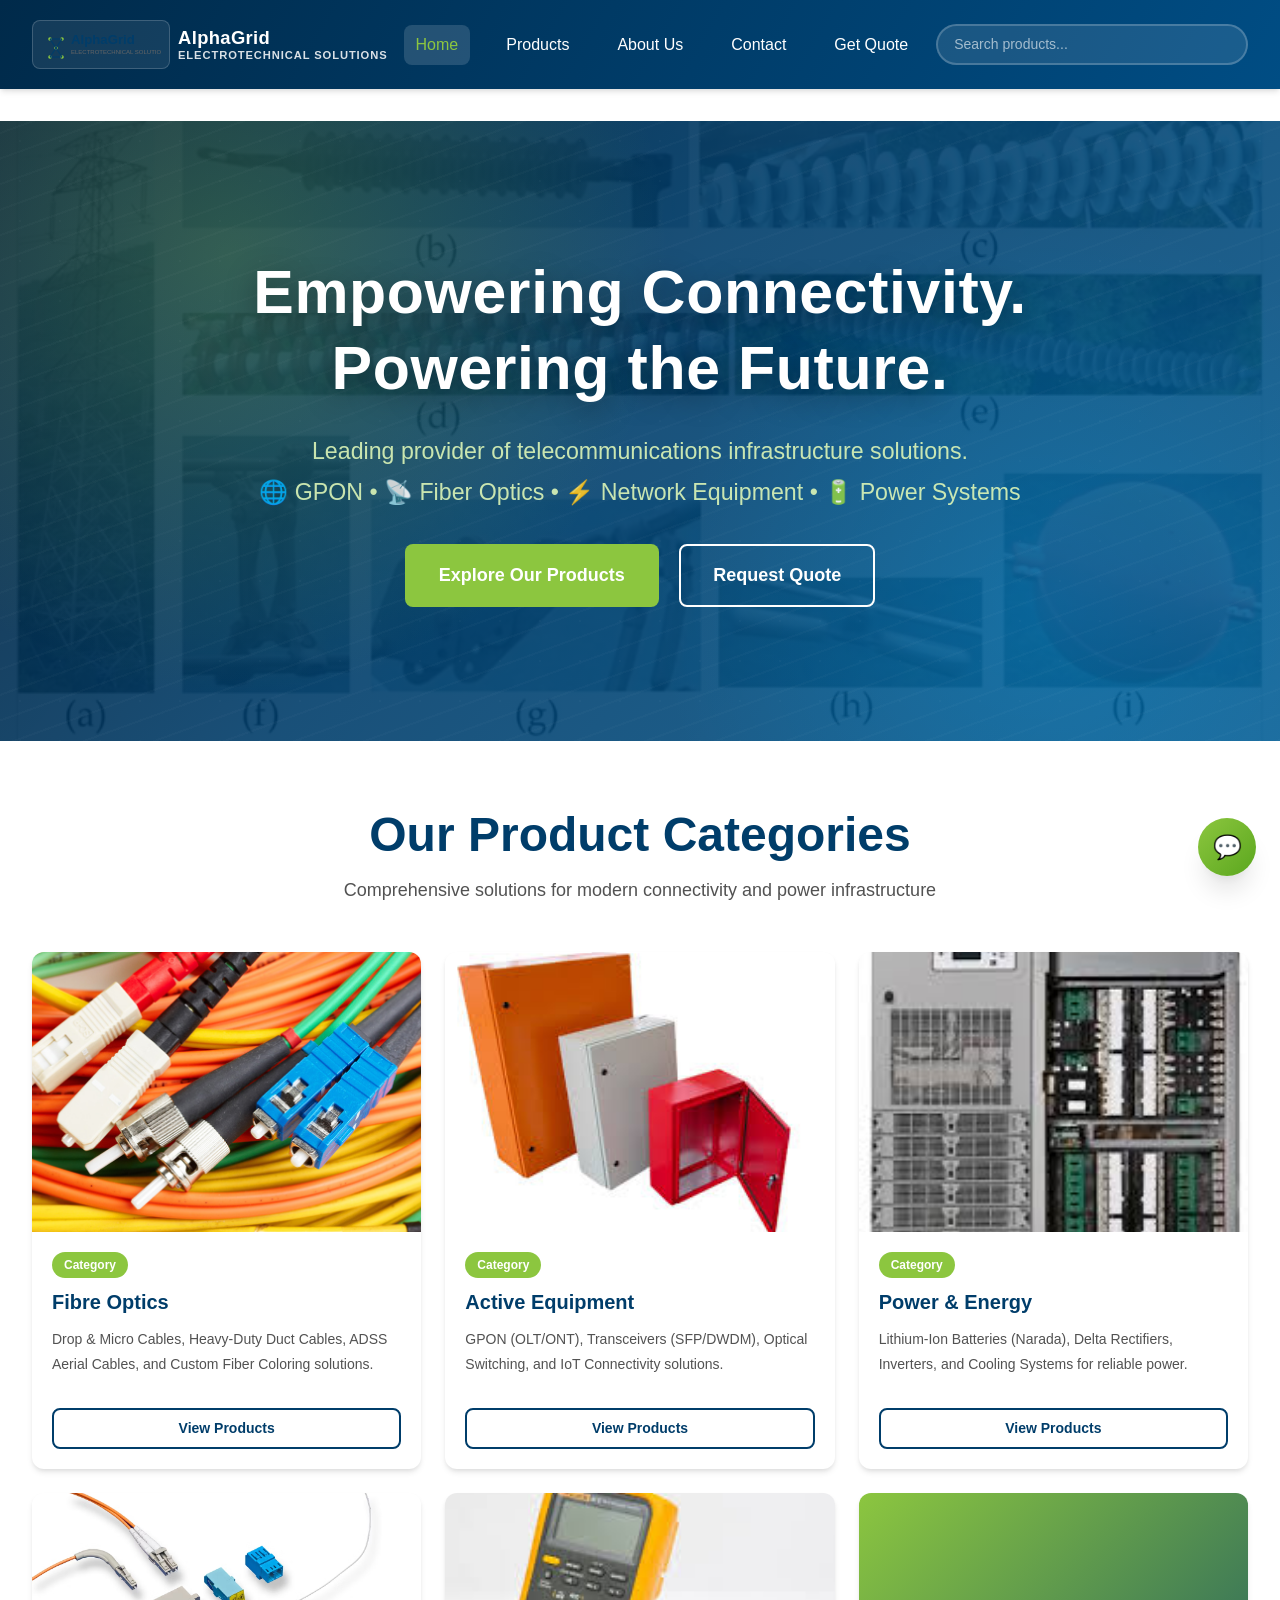
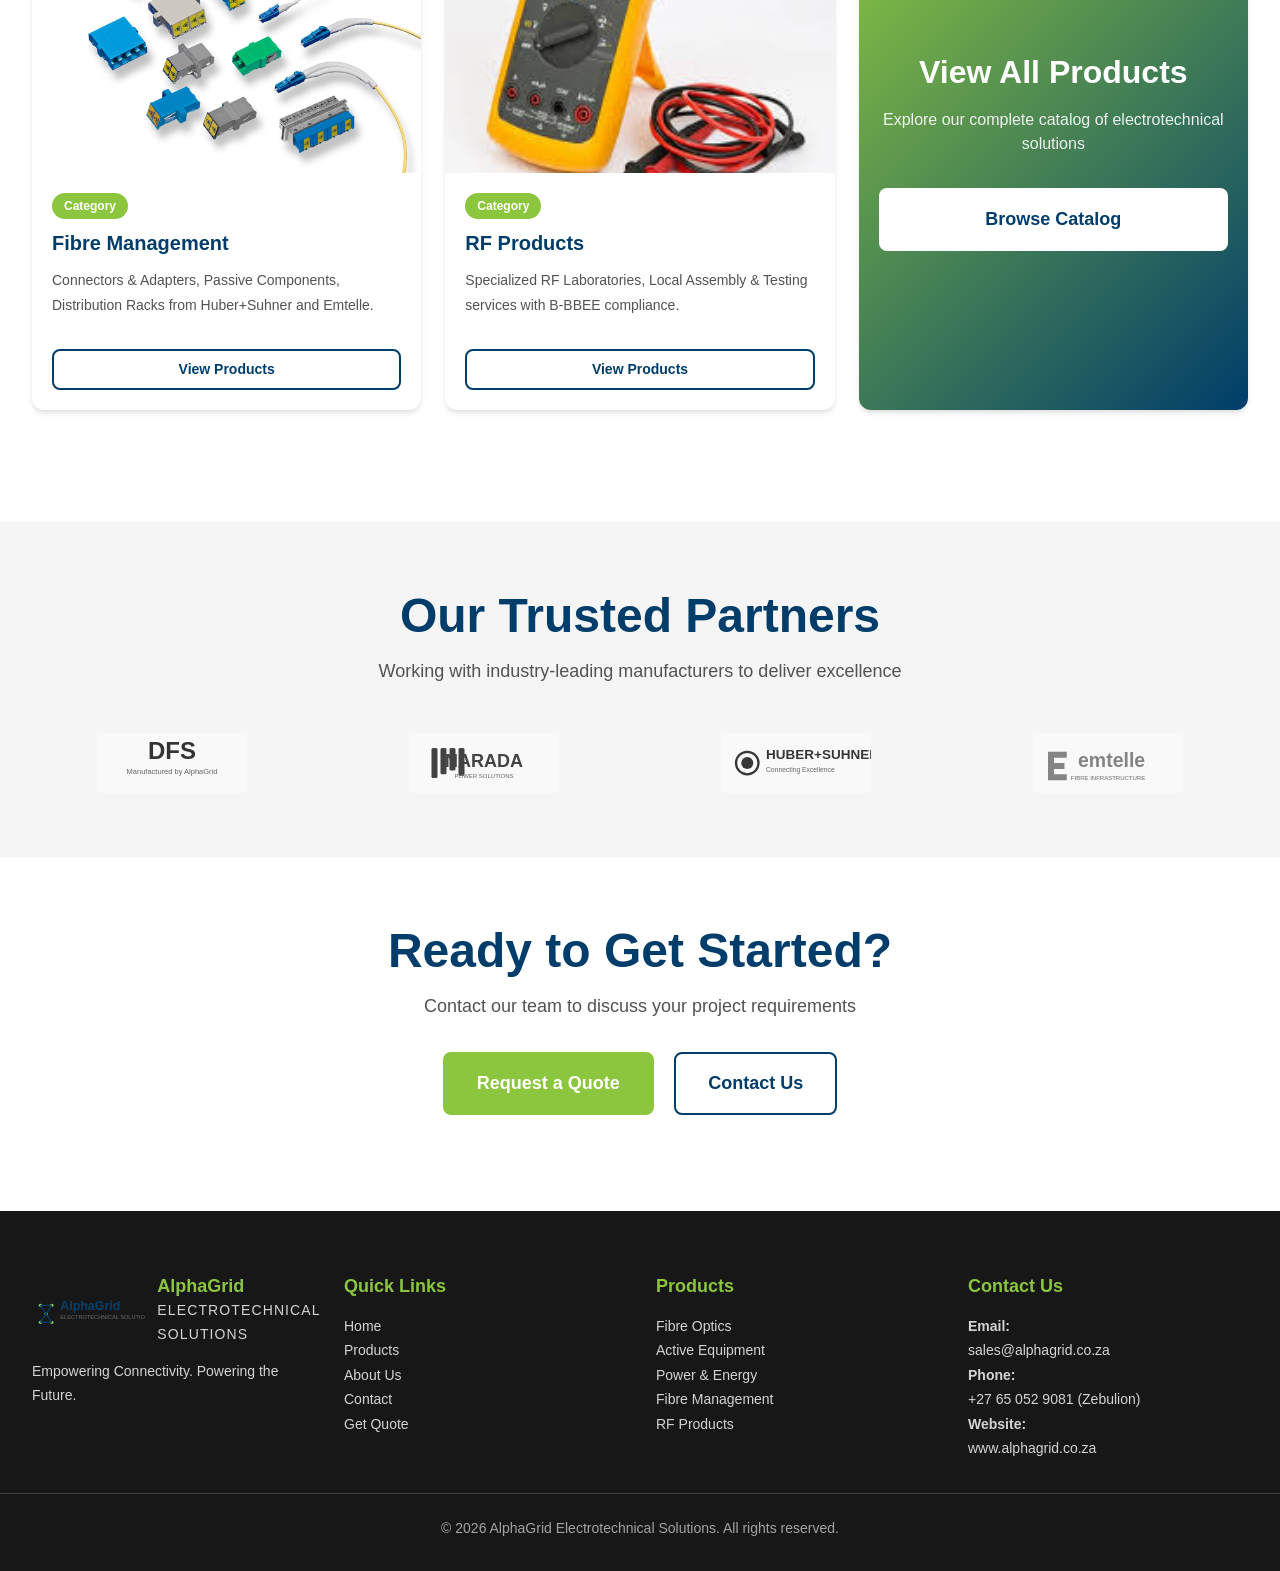
<file: index.html>
<!DOCTYPE html>
<html lang="en">
<head>
  <meta charset="UTF-8">
  <meta name="viewport" content="width=device-width, initial-scale=1.0">
  <meta name="description" content="AlphaGrid Electrotechnical Solutions - Empowering Connectivity. Powering the Future. Leading provider of fiber optics, active equipment, power solutions, and RF products.">
  <meta name="keywords" content="fiber optics, GPON, power solutions, RF products, electrotechnical, AlphaGrid, connectivity">
  <meta name="author" content="AlphaGrid Electrotechnical Solutions">
  
  <!-- Open Graph / Social Media -->
  <meta property="og:type" content="website">
  <meta property="og:title" content="AlphaGrid Electrotechnical Solutions">
  <meta property="og:description" content="Empowering Connectivity. Powering the Future.">
  <meta property="og:url" content="https://www.alphagrid.co.za">
  
  <title>AlphaGrid | Telecommunications & Network Infrastructure Solutions</title>
  
  <!-- Favicon -->
  <link rel="icon" type="image/svg+xml" href="assets/images/favicon.svg">
  
  <!-- Stylesheets -->
  <link rel="stylesheet" href="assets/css/variables.css">
  <link rel="stylesheet" href="assets/css/reset.css">
  <link rel="stylesheet" href="assets/css/layout.css">
  <link rel="stylesheet" href="assets/css/components.css">
  <link rel="stylesheet" href="assets/css/responsive.css">
  <link rel="stylesheet" href="assets/css/animations.css">
</head>
<body>
  <!-- Header -->
  <header class="header">
    <div class="container header-container">
      <a href="index.html" class="logo">
        <span class="logo-mark">
          <img src="assets/images/logo.svg" alt="AlphaGrid Electrotechnical Solutions" width="200" height="60">
        </span>
        <span class="logo-text-wrap">
          <span class="logo-brand-name">AlphaGrid</span>
          <span class="logo-brand-subtitle">Electrotechnical Solutions</span>
        </span>
      </a>
      
      <!-- Desktop Navigation -->
      <nav class="nav">
        <a href="index.html" class="nav-link">Home</a>
        <a href="products.html" class="nav-link">Products</a>
        <a href="about.html" class="nav-link">About Us</a>
        <a href="contact.html" class="nav-link">Contact</a>
        <a href="quote.html" class="nav-link">Get Quote</a>
      </nav>
      
      <!-- Search (Desktop) -->
      <div class="search-container">
        <input type="text" id="search-input" class="search-input" placeholder="Search products...">
        <div id="search-results"></div>
      </div>
      
      <!-- Mobile Menu Button -->
      <button class="mobile-menu-btn" aria-label="Toggle menu">
        <span></span>
        <span></span>
        <span></span>
      </button>
    </div>
    
    <!-- Mobile Navigation -->
    <nav class="mobile-nav">
      <a href="index.html" class="mobile-nav-link">Home</a>
      <a href="products.html" class="mobile-nav-link">Products</a>
      <a href="about.html" class="mobile-nav-link">About Us</a>
      <a href="contact.html" class="mobile-nav-link">Contact</a>
      <a href="quote.html" class="mobile-nav-link">Get Quote</a>
    </nav>
  </header>
  
  <!-- Main Content -->
  <main class="main">
    <!-- Hero Section -->
    <section class="hero hero-home">
      <div class="container hero-content">
        <h1 class="hero-title fade-in">
          Empowering Connectivity.<br>Powering the Future.
        </h1>
        <p class="hero-subtitle fade-in" style="margin: 0 auto 2rem;">
          Leading provider of telecommunications infrastructure solutions.<br>
          🌐 GPON • 📡 Fiber Optics • ⚡ Network Equipment • 🔋 Power Systems
        </p>
        <div class="fade-in">
          <a href="products.html" class="btn btn-accent btn-lg">Explore Our Products</a>
          <a href="quote.html" class="btn btn-outline btn-lg" style="margin-left: 1rem; color: white; border-color: white;">Request Quote</a>
        </div>
      </div>
    </section>
    
    <!-- Product Categories Section -->
    <section class="section">
      <div class="container">
        <h2 class="section-title">Our Product Categories</h2>
        <p class="section-subtitle">
          Comprehensive solutions for modern connectivity and power infrastructure
        </p>
        
        <div class="grid grid-cols-1 grid-cols-sm-2 grid-cols-lg-3" style="margin-bottom: 3rem;">
          <!-- Fibre Optics -->
          <div class="product-card fade-in-up">
            <div class="product-card-image">
              <img src="AlphaGrid%20Pics/Fibre%20Optic%20Cable.jpg" alt="Fibre Optic Cable" loading="lazy">
            </div>
            <div class="product-card-content">
              <span class="product-card-category">Category</span>
              <h3 class="product-card-title">Fibre Optics</h3>
              <p class="product-card-description">
                Drop & Micro Cables, Heavy-Duty Duct Cables, ADSS Aerial Cables, and Custom Fiber Coloring solutions.
              </p>
              <a href="products.html#fibre-optics" class="btn btn-outline btn-sm mt-4">View Products</a>
            </div>
          </div>
          
          <!-- Active Equipment -->
          <div class="product-card fade-in-up">
            <div class="product-card-image">
              <img src="AlphaGrid%20Pics/Enclosures.jpg" alt="Active Equipment" loading="lazy">
            </div>
            <div class="product-card-content">
              <span class="product-card-category">Category</span>
              <h3 class="product-card-title">Active Equipment</h3>
              <p class="product-card-description">
                GPON (OLT/ONT), Transceivers (SFP/DWDM), Optical Switching, and IoT Connectivity solutions.
              </p>
              <a href="products.html#active-equipment" class="btn btn-outline btn-sm mt-4">View Products</a>
            </div>
          </div>
          
          <!-- Power & Energy -->
          <div class="product-card fade-in-up">
            <div class="product-card-image">
              <img src="AlphaGrid%20Pics/DC%20Power%20Systems.jpg" alt="Power and Energy Systems" loading="lazy">
            </div>
            <div class="product-card-content">
              <span class="product-card-category">Category</span>
              <h3 class="product-card-title">Power & Energy</h3>
              <p class="product-card-description">
                Lithium-Ion Batteries (Narada), Delta Rectifiers, Inverters, and Cooling Systems for reliable power.
              </p>
              <a href="products.html#power-energy" class="btn btn-outline btn-sm mt-4">View Products</a>
            </div>
          </div>
          
          <!-- Fibre Management -->
          <div class="product-card fade-in-up">
            <div class="product-card-image">
              <img src="AlphaGrid%20Pics/Connectors%20%26%20Adapters.avif" alt="Fibre Management Components" loading="lazy">
            </div>
            <div class="product-card-content">
              <span class="product-card-category">Category</span>
              <h3 class="product-card-title">Fibre Management</h3>
              <p class="product-card-description">
                Connectors & Adapters, Passive Components, Distribution Racks from Huber+Suhner and Emtelle.
              </p>
              <a href="products.html#fibre-management" class="btn btn-outline btn-sm mt-4">View Products</a>
            </div>
          </div>
          
          <!-- RF Products -->
          <div class="product-card fade-in-up">
            <div class="product-card-image">
              <img src="AlphaGrid%20Pics/Test%20Equipment.jpg" alt="RF Test Equipment" loading="lazy">
            </div>
            <div class="product-card-content">
              <span class="product-card-category">Category</span>
              <h3 class="product-card-title">RF Products</h3>
              <p class="product-card-description">
                Specialized RF Laboratories, Local Assembly & Testing services with B-BBEE compliance.
              </p>
              <a href="products.html#rf-products" class="btn btn-outline btn-sm mt-4">View Products</a>
            </div>
          </div>
          
          <!-- All Products -->
          <div class="product-card fade-in-up" style="background: linear-gradient(135deg, #8CC63F 0%, #003D6A 100%);">
            <div class="product-card-content" style="justify-content: center; text-align: center; color: white;">
              <h3 class="product-card-title" style="color: white; font-size: 2rem; margin-bottom: 1rem;">
                View All Products
              </h3>
              <p style="color: rgba(255,255,255,0.9); margin-bottom: 2rem;">
                Explore our complete catalog of electrotechnical solutions
              </p>
              <a href="products.html" class="btn btn-lg" style="background: white; color: var(--color-primary);">
                Browse Catalog
              </a>
            </div>
          </div>
        </div>
      </div>
    </section>
    
    <!-- Partners Section -->
    <section class="section" style="background-color: var(--color-gray-100);">
      <div class="container">
        <h2 class="section-title">Our Trusted Partners</h2>
        <p class="section-subtitle">
          Working with industry-leading manufacturers to deliver excellence
        </p>
        
        <div class="partners-grid">
          <div class="partner-logo fade-in-up">
            <img src="assets/images/partners/dfs.svg" alt="DFS - Manufactured by AlphaGrid Approved" width="200" height="80" style="max-width: 100%; height: auto;">
          </div>
          <div class="partner-logo fade-in-up">
            <img src="assets/images/partners/narada.svg" alt="Narada Power Solutions" width="200" height="80" style="max-width: 100%; height: auto;">
          </div>
          <div class="partner-logo fade-in-up">
            <img src="assets/images/partners/huber-suhner.svg" alt="Huber+Suhner" width="200" height="80" style="max-width: 100%; height: auto;">
          </div>
          <div class="partner-logo fade-in-up">
            <img src="assets/images/partners/emtelle.svg" alt="Emtelle Fibre Infrastructure" width="200" height="80" style="max-width: 100%; height: auto;">
          </div>
        </div>
      </div>
    </section>
    
    <!-- CTA Section -->
    <section class="section">
      <div class="container" style="text-align: center;">
        <div class="fade-in-up">
          <h2 class="section-title">Ready to Get Started?</h2>
          <p class="section-subtitle" style="margin-bottom: 2rem;">
            Contact our team to discuss your project requirements
          </p>
          <a href="quote.html" class="btn btn-accent btn-lg">Request a Quote</a>
          <a href="contact.html" class="btn btn-outline btn-lg" style="margin-left: 1rem;">Contact Us</a>
        </div>
      </div>
    </section>
  </main>
  
  <!-- Footer -->
  <footer class="footer">
    <div class="container footer-content">
      <div class="footer-section">
        <div class="footer-brand">
          <img src="assets/images/logo.svg" alt="AlphaGrid" class="footer-brand-mark" width="120" height="36">
          <div>
            <h3>AlphaGrid</h3>
            <p class="footer-brand-subtitle">Electrotechnical Solutions</p>
          </div>
        </div>
        <p>
          Empowering Connectivity. Powering the Future.
        </p>
      </div>
      
      <div class="footer-section">
        <h3>Quick Links</h3>
        <p><a href="index.html">Home</a></p>
        <p><a href="products.html">Products</a></p>
        <p><a href="about.html">About Us</a></p>
        <p><a href="contact.html">Contact</a></p>
        <p><a href="quote.html">Get Quote</a></p>
      </div>
      
      <div class="footer-section">
        <h3>Products</h3>
        <p><a href="products.html">Fibre Optics</a></p>
        <p><a href="products.html">Active Equipment</a></p>
        <p><a href="products.html">Power & Energy</a></p>
        <p><a href="products.html">Fibre Management</a></p>
        <p><a href="products.html">RF Products</a></p>
      </div>
      
      <div class="footer-section">
        <h3>Contact Us</h3>
        <p>
          <strong>Email:</strong><br>
          <a href="mailto:sales@alphagrid.co.za">sales@alphagrid.co.za</a>
        </p>
        <p>
          <strong>Phone:</strong><br>
          <a href="tel:+27650529081">+27 65 052 9081</a> (Zebulion)
        </p>
        <p>
          <strong>Website:</strong><br>
          <a href="https://www.alphagrid.co.za">www.alphagrid.co.za</a>
        </p>
      </div>
    </div>
    
    <div class="container footer-bottom">
      <p>&copy; 2026 AlphaGrid Electrotechnical Solutions. All rights reserved.</p>
    </div>
  </footer>
  
  <!-- JavaScript -->
  <script src="assets/js/utils.js"></script>
  <script src="assets/js/navigation.js"></script>
  <script src="assets/js/animations.js"></script>
  <script src="assets/js/products.js"></script>
  <script src="assets/js/search.js"></script>
  <script src="assets/js/chatbot.js"></script>
</body>
</html>
</file>
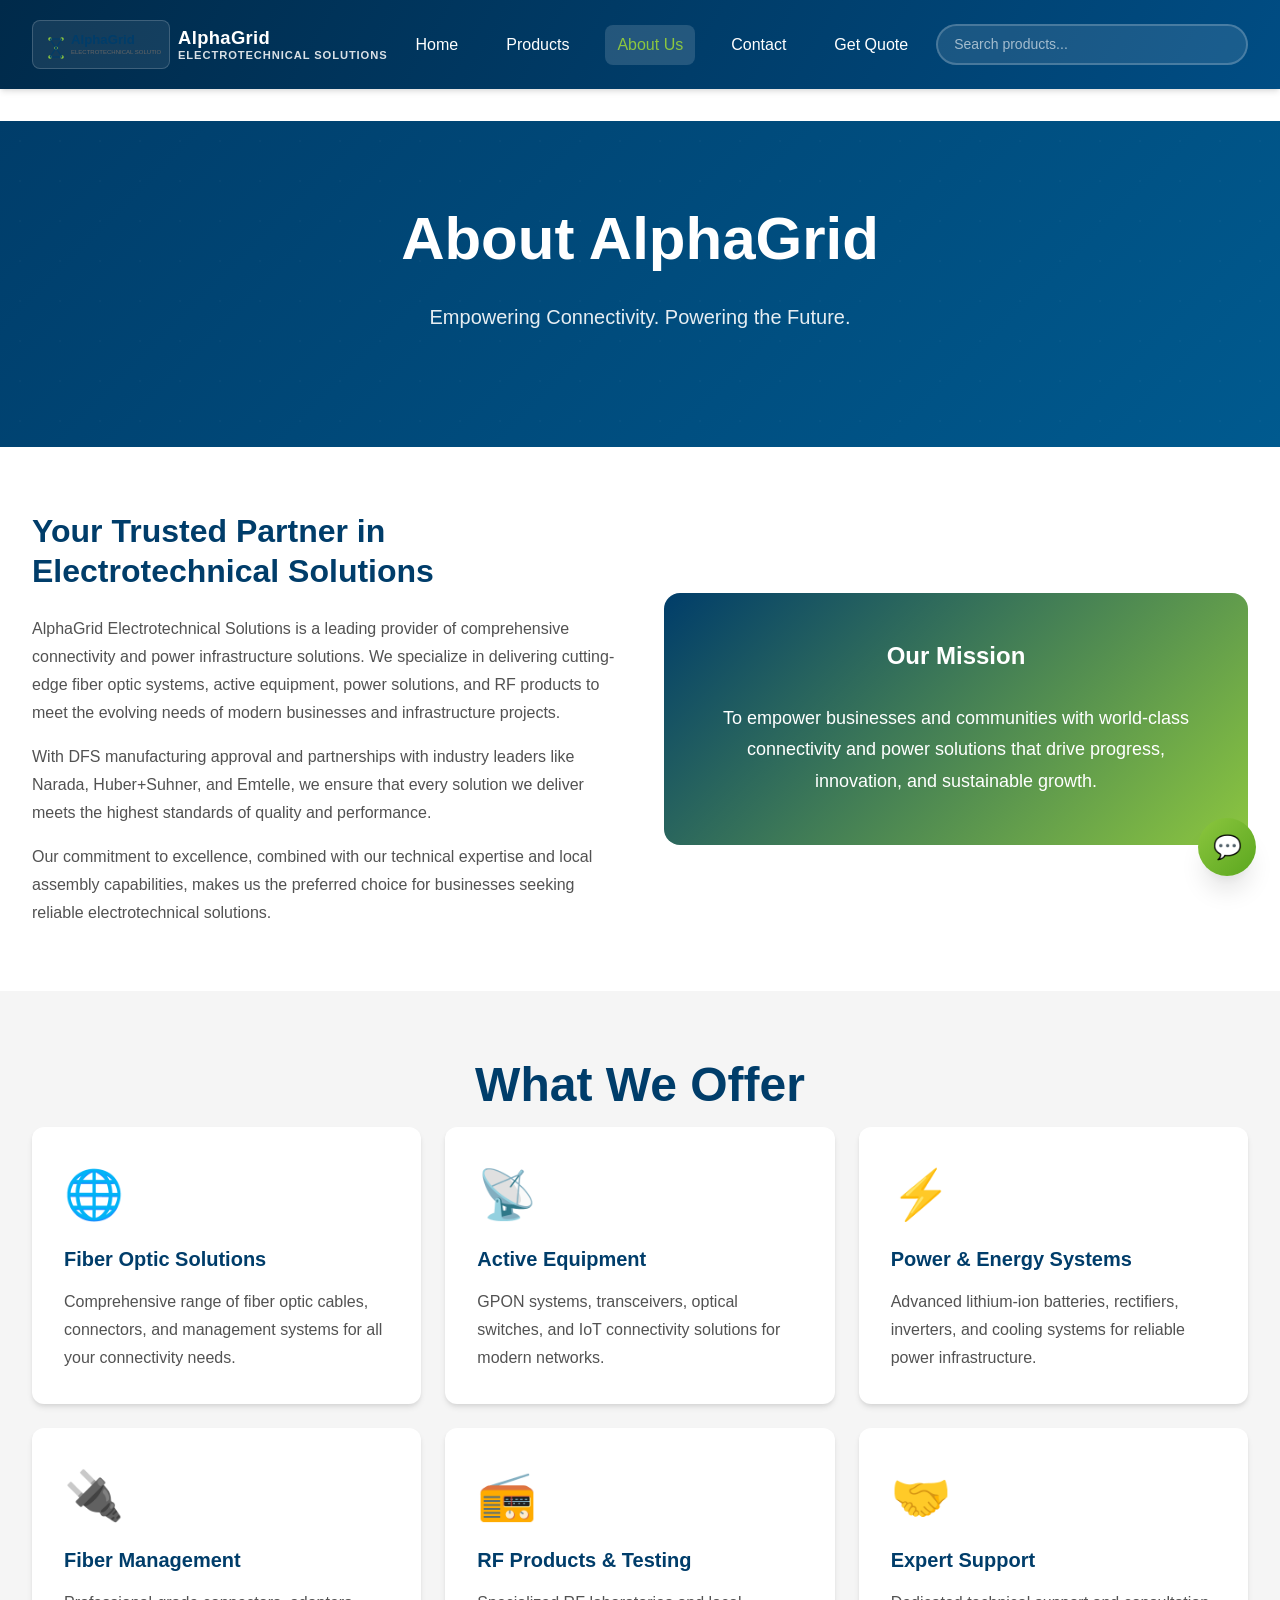
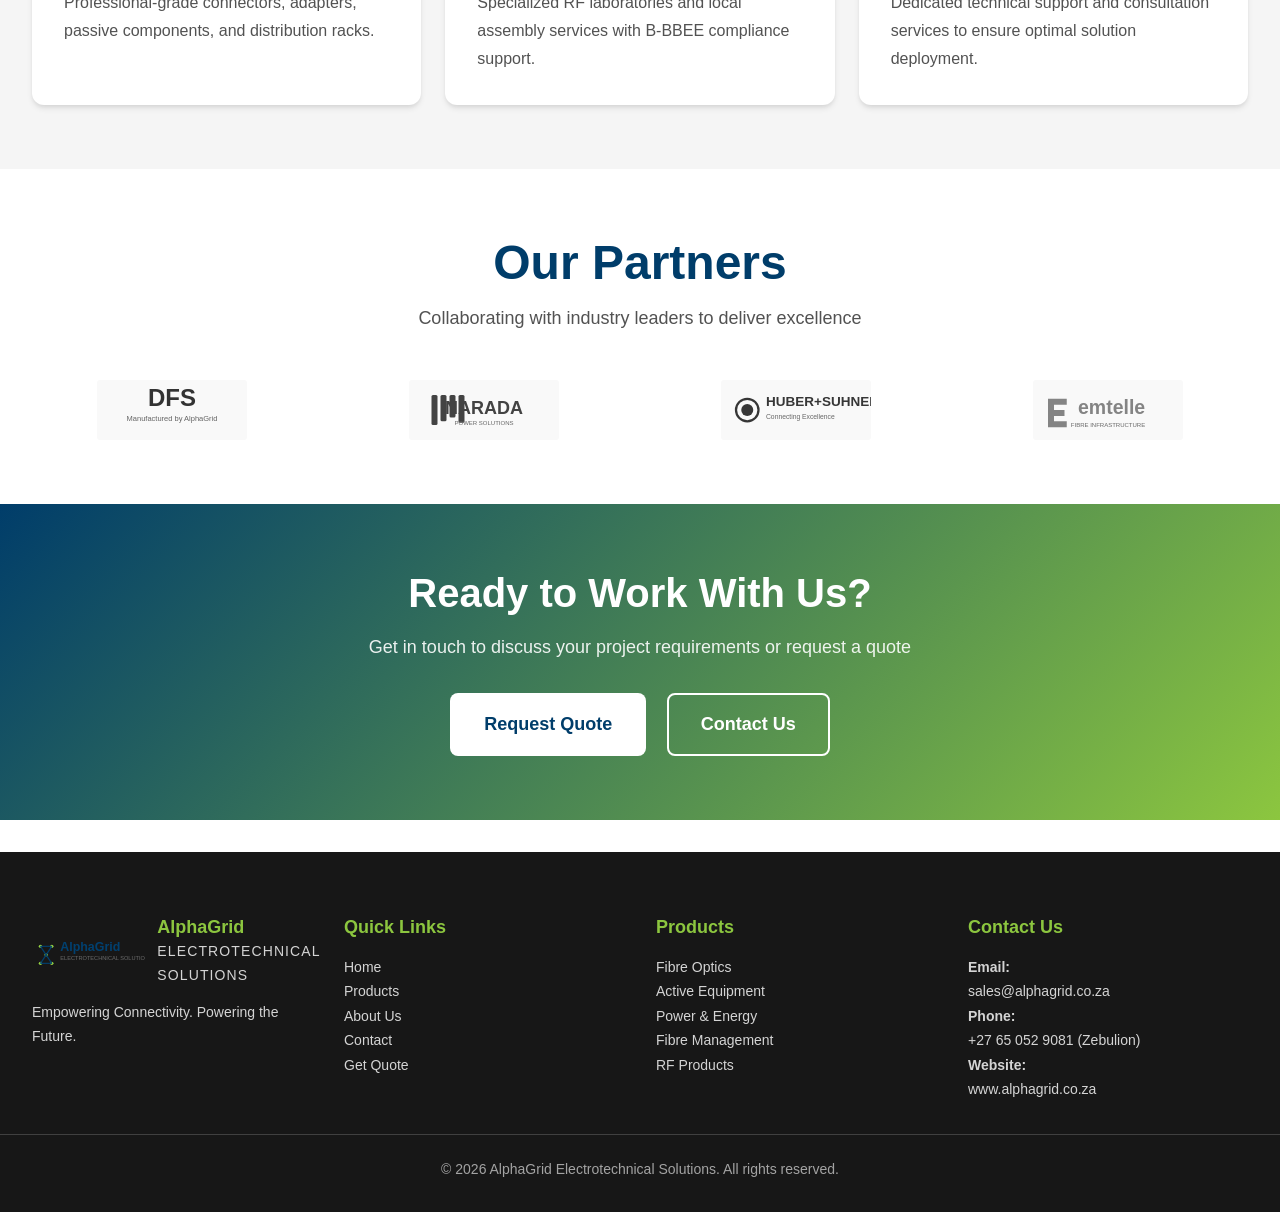
<file: about.html>
<!DOCTYPE html>
<html lang="en">
<head>
  <meta charset="UTF-8">
  <meta name="viewport" content="width=device-width, initial-scale=1.0">
  <meta name="description" content="Learn about AlphaGrid Electrotechnical Solutions - your trusted partner in connectivity and power infrastructure.">
  <title>About Us | AlphaGrid Electrotechnical Solutions</title>
  
  <!-- Favicon -->
  <link rel="icon" type="image/svg+xml" href="assets/images/favicon.svg">
  
  <!-- Stylesheets -->
  <link rel="stylesheet" href="assets/css/variables.css">
  <link rel="stylesheet" href="assets/css/reset.css">
  <link rel="stylesheet" href="assets/css/layout.css">
  <link rel="stylesheet" href="assets/css/components.css">
  <link rel="stylesheet" href="assets/css/responsive.css">
  <link rel="stylesheet" href="assets/css/animations.css">
</head>
<body>
  <!-- Header -->
  <header class="header">
    <div class="container header-container">
      <a href="index.html" class="logo">
        <span class="logo-mark">
          <img src="assets/images/logo.svg" alt="AlphaGrid Electrotechnical Solutions" width="200" height="60">
        </span>
        <span class="logo-text-wrap">
          <span class="logo-brand-name">AlphaGrid</span>
          <span class="logo-brand-subtitle">Electrotechnical Solutions</span>
        </span>
      </a>
      
      <!-- Desktop Navigation -->
      <nav class="nav">
        <a href="index.html" class="nav-link">Home</a>
        <a href="products.html" class="nav-link">Products</a>
        <a href="about.html" class="nav-link">About Us</a>
        <a href="contact.html" class="nav-link">Contact</a>
        <a href="quote.html" class="nav-link">Get Quote</a>
      </nav>
      
      <!-- Search (Desktop) -->
      <div class="search-container">
        <input type="text" id="search-input" class="search-input" placeholder="Search products...">
        <div id="search-results"></div>
      </div>
      
      <!-- Mobile Menu Button -->
      <button class="mobile-menu-btn" aria-label="Toggle menu">
        <span></span>
        <span></span>
        <span></span>
      </button>
    </div>
    
    <!-- Mobile Navigation -->
    <nav class="mobile-nav">
      <a href="index.html" class="mobile-nav-link">Home</a>
      <a href="products.html" class="mobile-nav-link">Products</a>
      <a href="about.html" class="mobile-nav-link">About Us</a>
      <a href="contact.html" class="mobile-nav-link">Contact</a>
      <a href="quote.html" class="mobile-nav-link">Get Quote</a>
    </nav>
  </header>
  
  <!-- Main Content -->
  <main class="main">
    <!-- Page Header -->
    <section class="hero" style="padding: 5rem 0;">
      <div class="container hero-content">
        <h1 class="hero-title fade-in">About AlphaGrid</h1>
        <p class="hero-subtitle fade-in">
          Empowering Connectivity. Powering the Future.
        </p>
      </div>
    </section>
    
    <!-- About Content -->
    <section class="section">
      <div class="container">
        <div class="grid grid-cols-1 grid-cols-md-2" style="gap: 3rem; align-items: center;">
          <div class="fade-in-up">
            <h2 style="font-size: 2rem; color: var(--color-primary); margin-bottom: 1.5rem;">
              Your Trusted Partner in Electrotechnical Solutions
            </h2>
            <p style="color: var(--color-gray-600); line-height: 1.75; margin-bottom: 1rem;">
              AlphaGrid Electrotechnical Solutions is a leading provider of comprehensive connectivity 
              and power infrastructure solutions. We specialize in delivering cutting-edge fiber optic 
              systems, active equipment, power solutions, and RF products to meet the evolving needs 
              of modern businesses and infrastructure projects.
            </p>
            <p style="color: var(--color-gray-600); line-height: 1.75; margin-bottom: 1rem;">
              With DFS manufacturing approval and partnerships with industry leaders like Narada, 
              Huber+Suhner, and Emtelle, we ensure that every solution we deliver meets the highest 
              standards of quality and performance.
            </p>
            <p style="color: var(--color-gray-600); line-height: 1.75;">
              Our commitment to excellence, combined with our technical expertise and local assembly 
              capabilities, makes us the preferred choice for businesses seeking reliable electrotechnical solutions.
            </p>
          </div>
          <div class="fade-in-up">
            <div style="background: linear-gradient(135deg, var(--color-primary) 0%, var(--color-accent) 100%); 
                        padding: 3rem; border-radius: 1rem; color: white; text-align: center;">
              <h3 style="color: white; font-size: 1.5rem; margin-bottom: 2rem;">Our Mission</h3>
              <p style="font-size: 1.125rem; line-height: 1.75;">
                To empower businesses and communities with world-class connectivity and power solutions 
                that drive progress, innovation, and sustainable growth.
              </p>
            </div>
          </div>
        </div>
      </div>
    </section>
    
    <!-- What We Offer -->
    <section class="section" style="background-color: var(--color-gray-100);">
      <div class="container">
        <h2 class="section-title">What We Offer</h2>
        <div class="grid grid-cols-1 grid-cols-md-2 grid-cols-lg-3">
          <div class="fade-in-up" style="background: white; padding: 2rem; border-radius: 0.75rem; box-shadow: var(--shadow-md);">
            <div style="font-size: 3rem; margin-bottom: 1rem;">🌐</div>
            <h3 style="color: var(--color-primary); font-size: 1.25rem; margin-bottom: 1rem;">Fiber Optic Solutions</h3>
            <p style="color: var(--color-gray-600); line-height: 1.75;">
              Comprehensive range of fiber optic cables, connectors, and management systems for all your connectivity needs.
            </p>
          </div>
          
          <div class="fade-in-up" style="background: white; padding: 2rem; border-radius: 0.75rem; box-shadow: var(--shadow-md);">
            <div style="font-size: 3rem; margin-bottom: 1rem;">📡</div>
            <h3 style="color: var(--color-primary); font-size: 1.25rem; margin-bottom: 1rem;">Active Equipment</h3>
            <p style="color: var(--color-gray-600); line-height: 1.75;">
              GPON systems, transceivers, optical switches, and IoT connectivity solutions for modern networks.
            </p>
          </div>
          
          <div class="fade-in-up" style="background: white; padding: 2rem; border-radius: 0.75rem; box-shadow: var(--shadow-md);">
            <div style="font-size: 3rem; margin-bottom: 1rem;">⚡</div>
            <h3 style="color: var(--color-primary); font-size: 1.25rem; margin-bottom: 1rem;">Power & Energy Systems</h3>
            <p style="color: var(--color-gray-600); line-height: 1.75;">
              Advanced lithium-ion batteries, rectifiers, inverters, and cooling systems for reliable power infrastructure.
            </p>
          </div>
          
          <div class="fade-in-up" style="background: white; padding: 2rem; border-radius: 0.75rem; box-shadow: var(--shadow-md);">
            <div style="font-size: 3rem; margin-bottom: 1rem;">🔌</div>
            <h3 style="color: var(--color-primary); font-size: 1.25rem; margin-bottom: 1rem;">Fiber Management</h3>
            <p style="color: var(--color-gray-600); line-height: 1.75;">
              Professional-grade connectors, adapters, passive components, and distribution racks.
            </p>
          </div>
          
          <div class="fade-in-up" style="background: white; padding: 2rem; border-radius: 0.75rem; box-shadow: var(--shadow-md);">
            <div style="font-size: 3rem; margin-bottom: 1rem;">📻</div>
            <h3 style="color: var(--color-primary); font-size: 1.25rem; margin-bottom: 1rem;">RF Products & Testing</h3>
            <p style="color: var(--color-gray-600); line-height: 1.75;">
              Specialized RF laboratories and local assembly services with B-BBEE compliance support.
            </p>
          </div>
          
          <div class="fade-in-up" style="background: white; padding: 2rem; border-radius: 0.75rem; box-shadow: var(--shadow-md);">
            <div style="font-size: 3rem; margin-bottom: 1rem;">🤝</div>
            <h3 style="color: var(--color-primary); font-size: 1.25rem; margin-bottom: 1rem;">Expert Support</h3>
            <p style="color: var(--color-gray-600); line-height: 1.75;">
              Dedicated technical support and consultation services to ensure optimal solution deployment.
            </p>
          </div>
        </div>
      </div>
    </section>
    
    <!-- Partners -->
    <section class="section">
      <div class="container">
        <h2 class="section-title">Our Partners</h2>
        <p class="section-subtitle">
          Collaborating with industry leaders to deliver excellence
        </p>
        <div class="partners-grid">
          <div class="partner-logo fade-in-up">
            <img src="assets/images/partners/dfs.svg" alt="DFS - Manufactured by AlphaGrid Approved" width="200" height="80" style="max-width: 100%; height: auto;">
          </div>
          <div class="partner-logo fade-in-up">
            <img src="assets/images/partners/narada.svg" alt="Narada Power Solutions" width="200" height="80" style="max-width: 100%; height: auto;">
          </div>
          <div class="partner-logo fade-in-up">
            <img src="assets/images/partners/huber-suhner.svg" alt="Huber+Suhner" width="200" height="80" style="max-width: 100%; height: auto;">
          </div>
          <div class="partner-logo fade-in-up">
            <img src="assets/images/partners/emtelle.svg" alt="Emtelle Fibre Infrastructure" width="200" height="80" style="max-width: 100%; height: auto;">
          </div>
        </div>
      </div>
    </section>
    
    <!-- CTA -->
    <section class="section" style="background: linear-gradient(135deg, var(--color-primary) 0%, var(--color-accent) 100%); 
                                       color: white;">
      <div class="container" style="text-align: center;">
        <h2 style="font-size: 2.5rem; color: white; margin-bottom: 1rem;">Ready to Work With Us?</h2>
        <p style="font-size: 1.125rem; margin-bottom: 2rem; opacity: 0.9;">
          Get in touch to discuss your project requirements or request a quote
        </p>
        <a href="quote.html" class="btn btn-lg" style="background: white; color: var(--color-primary);">Request Quote</a>
        <a href="contact.html" class="btn btn-outline btn-lg" style="margin-left: 1rem; color: white; border-color: white;">Contact Us</a>
      </div>
    </section>
  </main>
  
  <!-- Footer -->
  <footer class="footer">
    <div class="container footer-content">
      <div class="footer-section">
        <div class="footer-brand">
          <img src="assets/images/logo.svg" alt="AlphaGrid" class="footer-brand-mark" width="120" height="36">
          <div>
            <h3>AlphaGrid</h3>
            <p class="footer-brand-subtitle">Electrotechnical Solutions</p>
          </div>
        </div>
        <p>
          Empowering Connectivity. Powering the Future.
        </p>
      </div>
      
      <div class="footer-section">
        <h3>Quick Links</h3>
        <p><a href="index.html">Home</a></p>
        <p><a href="products.html">Products</a></p>
        <p><a href="about.html">About Us</a></p>
        <p><a href="contact.html">Contact</a></p>
        <p><a href="quote.html">Get Quote</a></p>
      </div>
      
      <div class="footer-section">
        <h3>Products</h3>
        <p><a href="products.html">Fibre Optics</a></p>
        <p><a href="products.html">Active Equipment</a></p>
        <p><a href="products.html">Power & Energy</a></p>
        <p><a href="products.html">Fibre Management</a></p>
        <p><a href="products.html">RF Products</a></p>
      </div>
      
      <div class="footer-section">
        <h3>Contact Us</h3>
        <p>
          <strong>Email:</strong><br>
          <a href="mailto:sales@alphagrid.co.za">sales@alphagrid.co.za</a>
        </p>
        <p>
          <strong>Phone:</strong><br>
          <a href="tel:+27650529081">+27 65 052 9081</a> (Zebulion)
        </p>
        <p>
          <strong>Website:</strong><br>
          <a href="https://www.alphagrid.co.za">www.alphagrid.co.za</a>
        </p>
      </div>
    </div>
    
    <div class="container footer-bottom">
      <p>&copy; 2026 AlphaGrid Electrotechnical Solutions. All rights reserved.</p>
    </div>
  </footer>
  
  <!-- JavaScript -->
  <script src="assets/js/utils.js"></script>
  <script src="assets/js/navigation.js"></script>
  <script src="assets/js/animations.js"></script>
  <script src="assets/js/products.js"></script>
  <script src="assets/js/search.js"></script>
  <script src="assets/js/chatbot.js"></script>
</body>
</html>
</file>
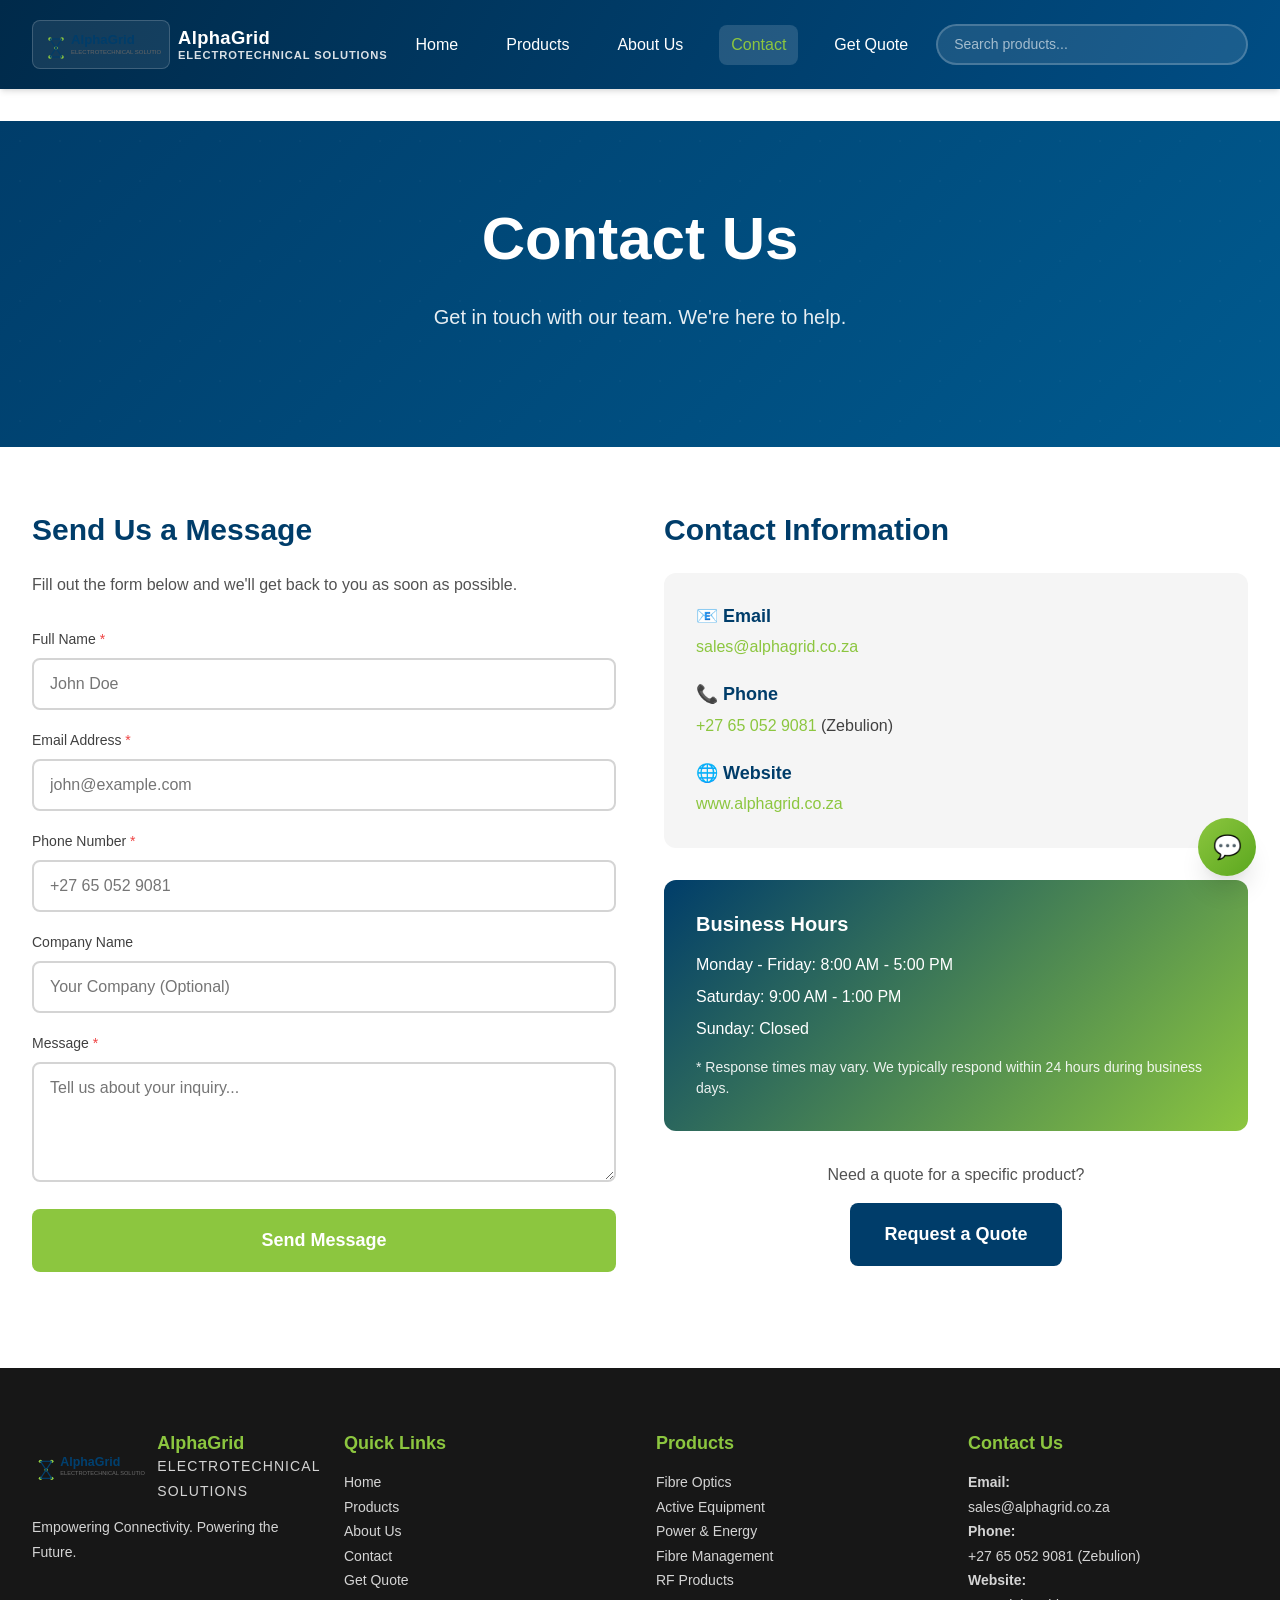
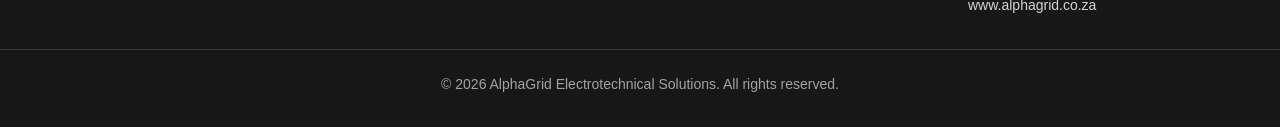
<file: contact.html>
<!DOCTYPE html>
<html lang="en">
<head>
  <meta charset="UTF-8">
  <meta name="viewport" content="width=device-width, initial-scale=1.0">
  <meta name="description" content="Contact AlphaGrid Electrotechnical Solutions - Get in touch for product information, support, or project consultation.">
  <title>Contact Us | AlphaGrid Electrotechnical Solutions</title>
  
  <!-- Favicon -->
  <link rel="icon" type="image/svg+xml" href="assets/images/favicon.svg">
  
  <!-- Stylesheets -->
  <link rel="stylesheet" href="assets/css/variables.css">
  <link rel="stylesheet" href="assets/css/reset.css">
  <link rel="stylesheet" href="assets/css/layout.css">
  <link rel="stylesheet" href="assets/css/components.css">
  <link rel="stylesheet" href="assets/css/responsive.css">
  <link rel="stylesheet" href="assets/css/animations.css">
</head>
<body>
  <!-- Header -->
  <header class="header">
    <div class="container header-container">
      <a href="index.html" class="logo">
        <span class="logo-mark">
          <img src="assets/images/logo.svg" alt="AlphaGrid Electrotechnical Solutions" width="200" height="60">
        </span>
        <span class="logo-text-wrap">
          <span class="logo-brand-name">AlphaGrid</span>
          <span class="logo-brand-subtitle">Electrotechnical Solutions</span>
        </span>
      </a>
      
      <!-- Desktop Navigation -->
      <nav class="nav">
        <a href="index.html" class="nav-link">Home</a>
        <a href="products.html" class="nav-link">Products</a>
        <a href="about.html" class="nav-link">About Us</a>
        <a href="contact.html" class="nav-link">Contact</a>
        <a href="quote.html" class="nav-link">Get Quote</a>
      </nav>
      
      <!-- Search (Desktop) -->
      <div class="search-container">
        <input type="text" id="search-input" class="search-input" placeholder="Search products...">
        <div id="search-results"></div>
      </div>
      
      <!-- Mobile Menu Button -->
      <button class="mobile-menu-btn" aria-label="Toggle menu">
        <span></span>
        <span></span>
        <span></span>
      </button>
    </div>
    
    <!-- Mobile Navigation -->
    <nav class="mobile-nav">
      <a href="index.html" class="mobile-nav-link">Home</a>
      <a href="products.html" class="mobile-nav-link">Products</a>
      <a href="about.html" class="mobile-nav-link">About Us</a>
      <a href="contact.html" class="mobile-nav-link">Contact</a>
      <a href="quote.html" class="mobile-nav-link">Get Quote</a>
    </nav>
  </header>
  
  <!-- Main Content -->
  <main class="main">
    <!-- Page Header -->
    <section class="hero" style="padding: 5rem 0;">
      <div class="container hero-content">
        <h1 class="hero-title fade-in">Contact Us</h1>
        <p class="hero-subtitle fade-in">
          Get in touch with our team. We're here to help.
        </p>
      </div>
    </section>
    
    <!-- Contact Content -->
    <section class="section">
      <div class="container">
        <div class="grid grid-cols-1 grid-cols-md-2" style="gap: 3rem;">
          <!-- Contact Form -->
          <div class="fade-in-up">
            <h2 style="font-size: 1.875rem; color: var(--color-primary); margin-bottom: 1.5rem;">Send Us a Message</h2>
            <p style="color: var(--color-gray-600); margin-bottom: 2rem;">
              Fill out the form below and we'll get back to you as soon as possible.
            </p>
            
            <form id="contact-form">
              <div class="form-group">
                <label for="name" class="form-label required">Full Name</label>
                <input type="text" id="name" name="name" class="form-input" 
                       placeholder="John Doe" data-validate="required" required>
                <div class="form-error"></div>
              </div>
              
              <div class="form-group">
                <label for="email" class="form-label required">Email Address</label>
                <input type="email" id="email" name="email" class="form-input" 
                       placeholder="john@example.com" data-validate="required|email" required>
                <div class="form-error"></div>
              </div>
              
              <div class="form-group">
                <label for="phone" class="form-label required">Phone Number</label>
                <input type="tel" id="phone" name="phone" class="form-input" 
                       placeholder="+27 65 052 9081" data-validate="required|phone" required>
                <div class="form-error"></div>
              </div>
              
              <div class="form-group">
                <label for="company" class="form-label">Company Name</label>
                <input type="text" id="company" name="company" class="form-input" 
                       placeholder="Your Company (Optional)">
                <div class="form-error"></div>
              </div>
              
              <div class="form-group">
                <label for="message" class="form-label required">Message</label>
                <textarea id="message" name="message" class="form-textarea" 
                          placeholder="Tell us about your inquiry..." 
                          data-validate="required|minLength:10" required></textarea>
                <div class="form-error"></div>
              </div>
              
              <button type="submit" class="btn btn-accent btn-lg" style="width: 100%;">
                Send Message
              </button>
            </form>
          </div>
          
          <!-- Contact Information -->
          <div class="fade-in-up">
            <h2 style="font-size: 1.875rem; color: var(--color-primary); margin-bottom: 1.5rem;">Contact Information</h2>
            
            <div style="background: var(--color-gray-100); padding: 2rem; border-radius: 0.75rem; margin-bottom: 2rem;">
              <div style="margin-bottom: 1.5rem;">
                <h3 style="color: var(--color-primary); font-size: 1.125rem; margin-bottom: 0.5rem;">
                  📧 Email
                </h3>
                <p style="color: var(--color-gray-700);">
                  <a href="mailto:sales@alphagrid.co.za" style="color: var(--color-accent); font-weight: 500;">
                    sales@alphagrid.co.za
                  </a>
                </p>
              </div>
              
              <div style="margin-bottom: 1.5rem;">
                <h3 style="color: var(--color-primary); font-size: 1.125rem; margin-bottom: 0.5rem;">
                  📞 Phone
                </h3>
                <p style="color: var(--color-gray-700);">
                  <a href="tel:+27650529081" style="color: var(--color-accent); font-weight: 500;">
                    +27 65 052 9081
                  </a> (Zebulion)
                </p>
              </div>
              
              <div>
                <h3 style="color: var(--color-primary); font-size: 1.125rem; margin-bottom: 0.5rem;">
                  🌐 Website
                </h3>
                <p style="color: var(--color-gray-700);">
                  <a href="https://www.alphagrid.co.za" style="color: var(--color-accent); font-weight: 500;">
                    www.alphagrid.co.za
                  </a>
                </p>
              </div>
            </div>
            
            <div style="background: linear-gradient(135deg, var(--color-primary) 0%, var(--color-accent) 100%); 
                        padding: 2rem; border-radius: 0.75rem; color: white;">
              <h3 style="color: white; font-size: 1.25rem; margin-bottom: 1rem;">Business Hours</h3>
              <p style="margin-bottom: 0.5rem;">Monday - Friday: 8:00 AM - 5:00 PM</p>
              <p style="margin-bottom: 0.5rem;">Saturday: 9:00 AM - 1:00 PM</p>
              <p>Sunday: Closed</p>
              <p style="margin-top: 1rem; font-size: 0.875rem; opacity: 0.9;">
                * Response times may vary. We typically respond within 24 hours during business days.
              </p>
            </div>
            
            <div style="margin-top: 2rem; text-align: center;">
              <p style="color: var(--color-gray-600); margin-bottom: 1rem;">
                Need a quote for a specific product?
              </p>
              <a href="quote.html" class="btn btn-primary btn-lg">
                Request a Quote
              </a>
            </div>
          </div>
        </div>
      </div>
    </section>
  </main>
  
  <!-- Footer -->
  <footer class="footer">
    <div class="container footer-content">
      <div class="footer-section">
        <div class="footer-brand">
          <img src="assets/images/logo.svg" alt="AlphaGrid" class="footer-brand-mark" width="120" height="36">
          <div>
            <h3>AlphaGrid</h3>
            <p class="footer-brand-subtitle">Electrotechnical Solutions</p>
          </div>
        </div>
        <p>
          Empowering Connectivity. Powering the Future.
        </p>
      </div>
      
      <div class="footer-section">
        <h3>Quick Links</h3>
        <p><a href="index.html">Home</a></p>
        <p><a href="products.html">Products</a></p>
        <p><a href="about.html">About Us</a></p>
        <p><a href="contact.html">Contact</a></p>
        <p><a href="quote.html">Get Quote</a></p>
      </div>
      
      <div class="footer-section">
        <h3>Products</h3>
        <p><a href="products.html">Fibre Optics</a></p>
        <p><a href="products.html">Active Equipment</a></p>
        <p><a href="products.html">Power & Energy</a></p>
        <p><a href="products.html">Fibre Management</a></p>
        <p><a href="products.html">RF Products</a></p>
      </div>
      
      <div class="footer-section">
        <h3>Contact Us</h3>
        <p>
          <strong>Email:</strong><br>
          <a href="mailto:sales@alphagrid.co.za">sales@alphagrid.co.za</a>
        </p>
        <p>
          <strong>Phone:</strong><br>
          <a href="tel:+27650529081">+27 65 052 9081</a> (Zebulion)
        </p>
        <p>
          <strong>Website:</strong><br>
          <a href="https://www.alphagrid.co.za">www.alphagrid.co.za</a>
        </p>
      </div>
    </div>
    
    <div class="container footer-bottom">
      <p>&copy; 2026 AlphaGrid Electrotechnical Solutions. All rights reserved.</p>
    </div>
  </footer>
  
  <!-- JavaScript -->
  <script src="assets/js/utils.js"></script>
  <script src="assets/js/navigation.js"></script>
  <script src="assets/js/animations.js"></script>
  <script src="assets/js/products.js"></script>
  <script src="assets/js/search.js"></script>
  <script src="assets/js/forms.js"></script>
  <script src="assets/js/chatbot.js"></script>
</body>
</html>
</file>
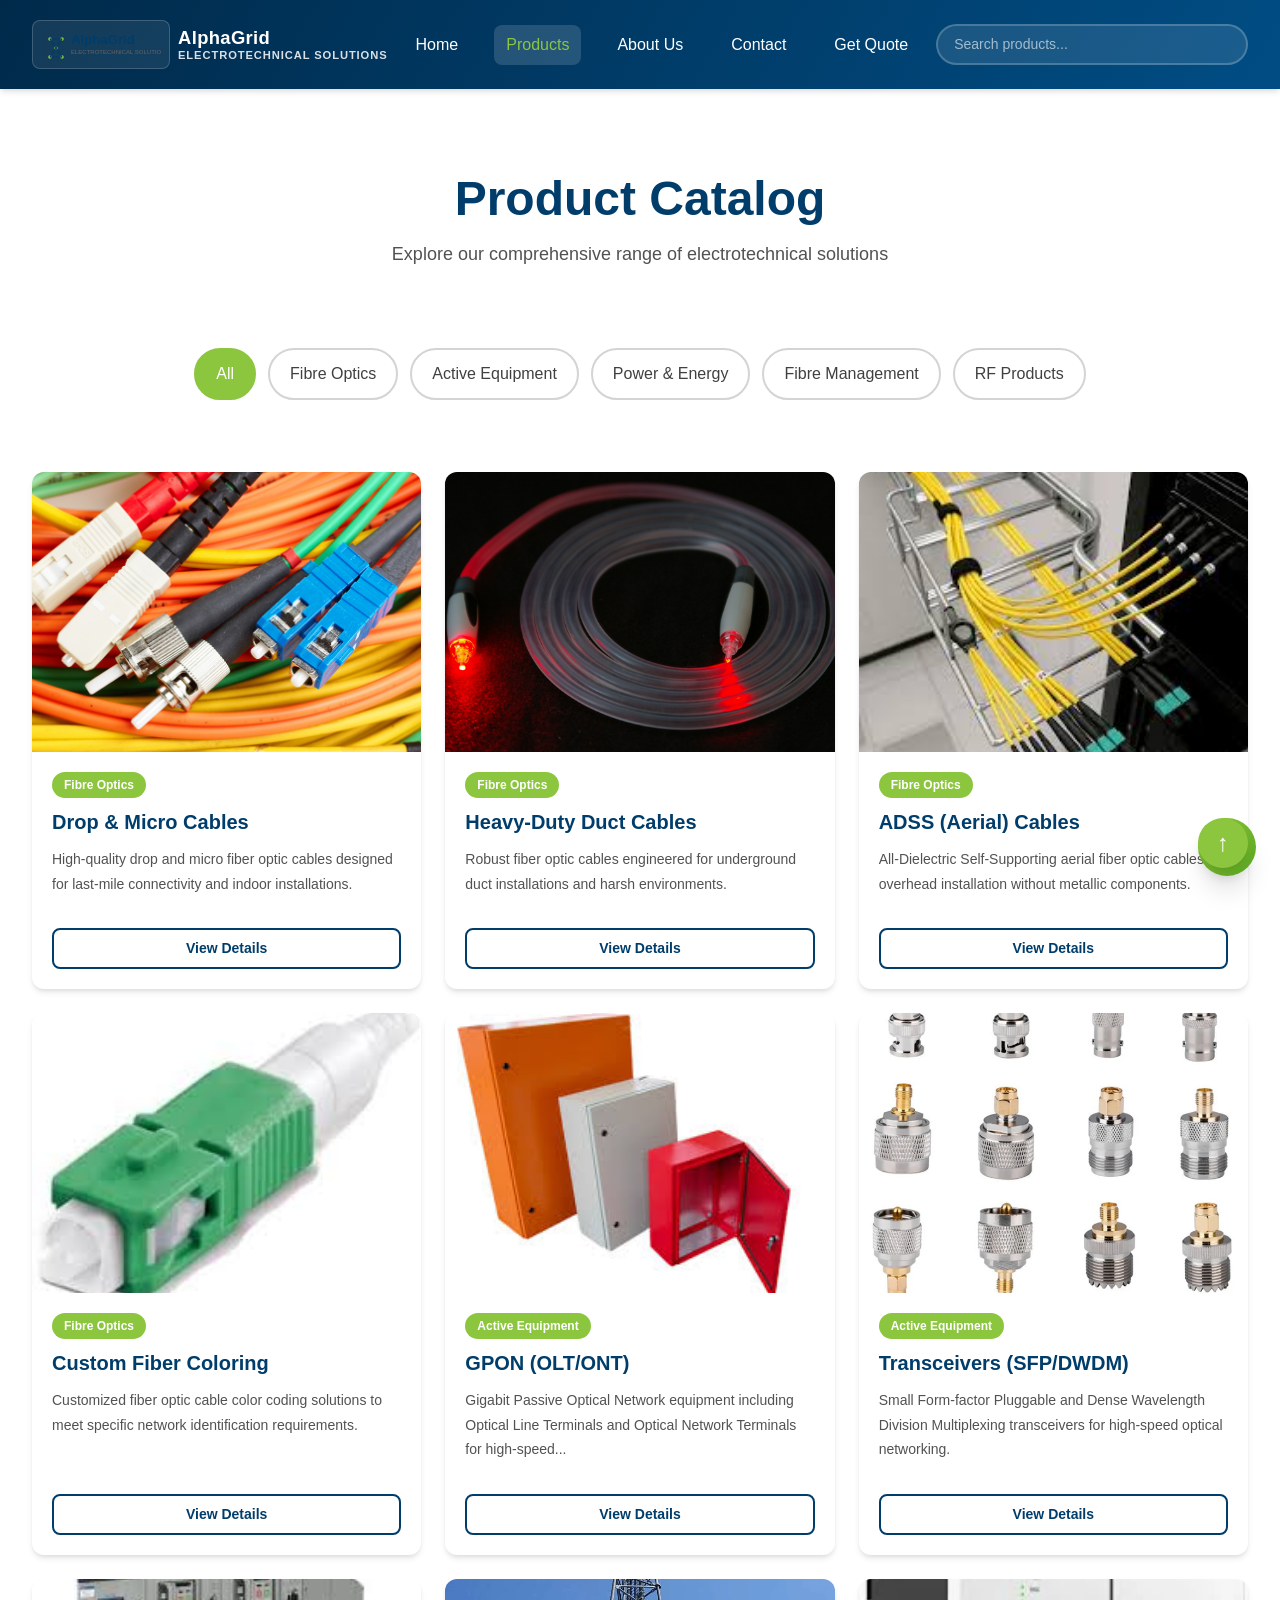
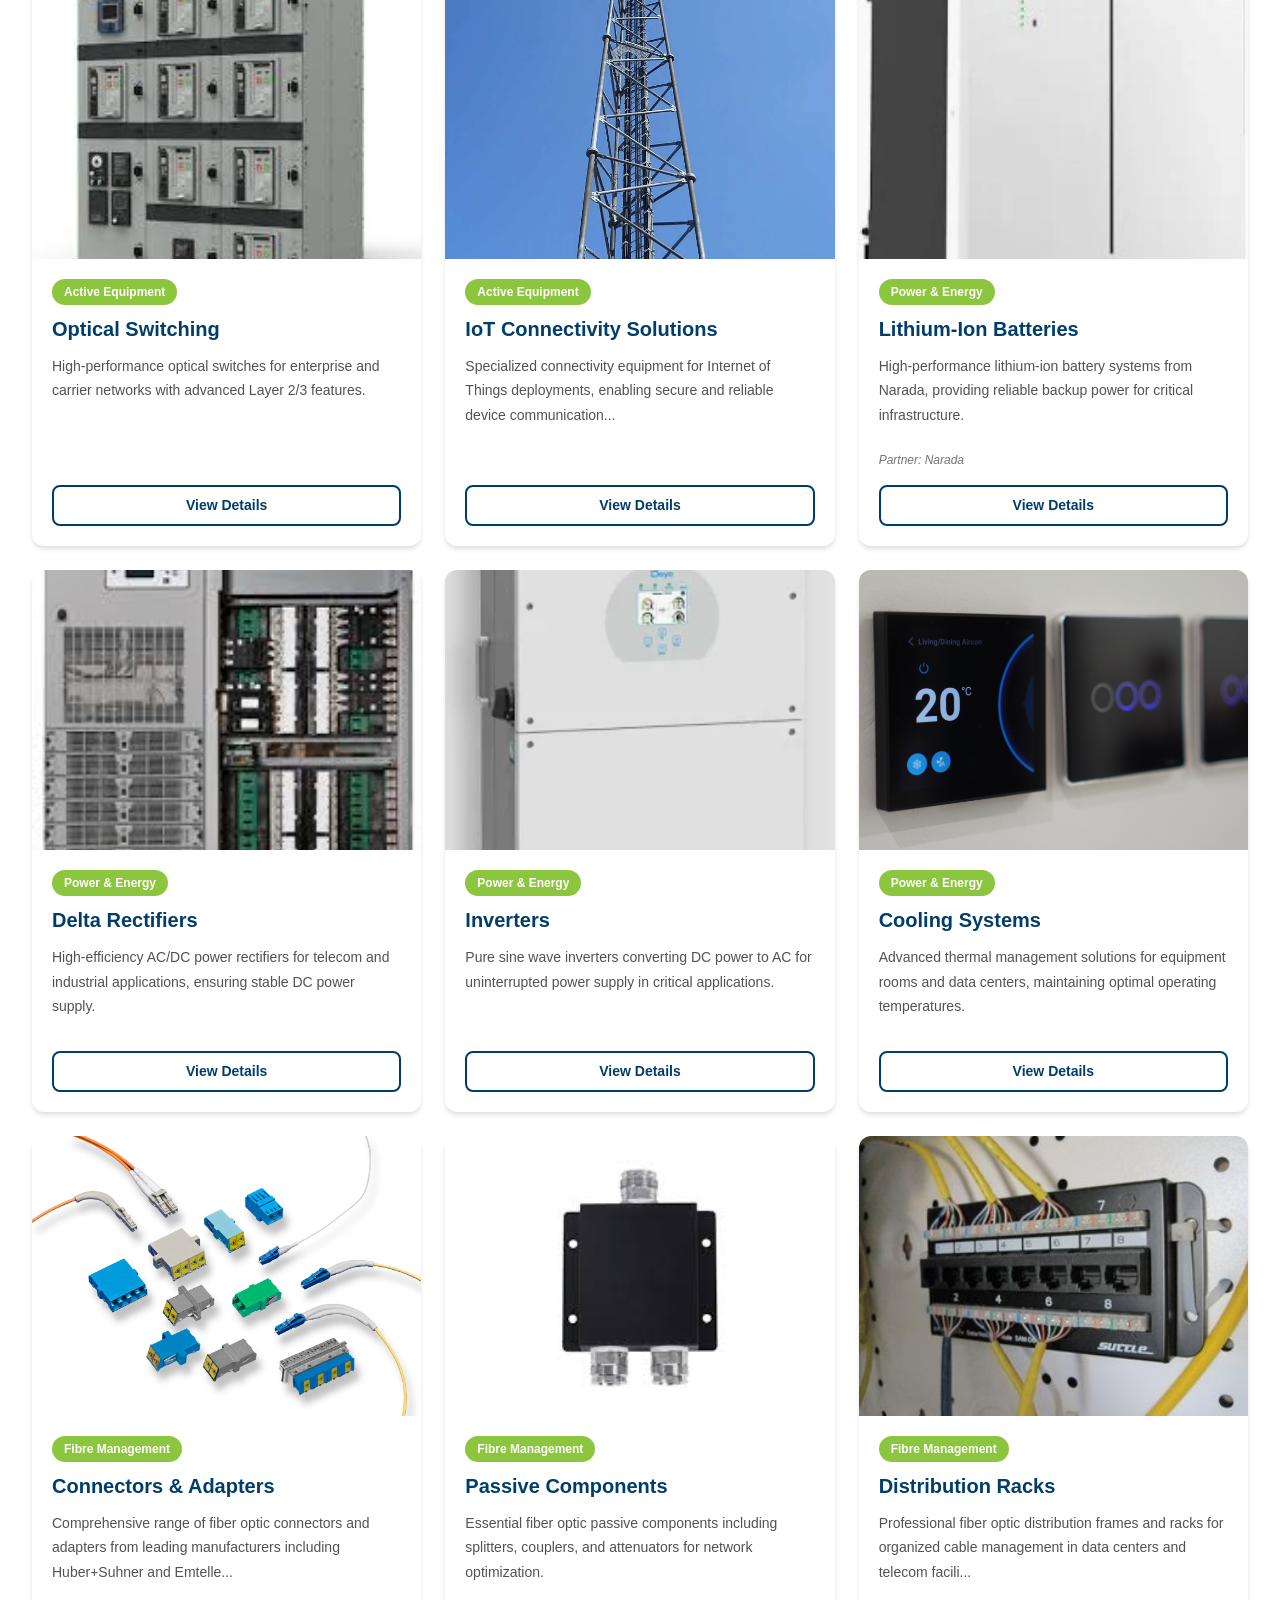
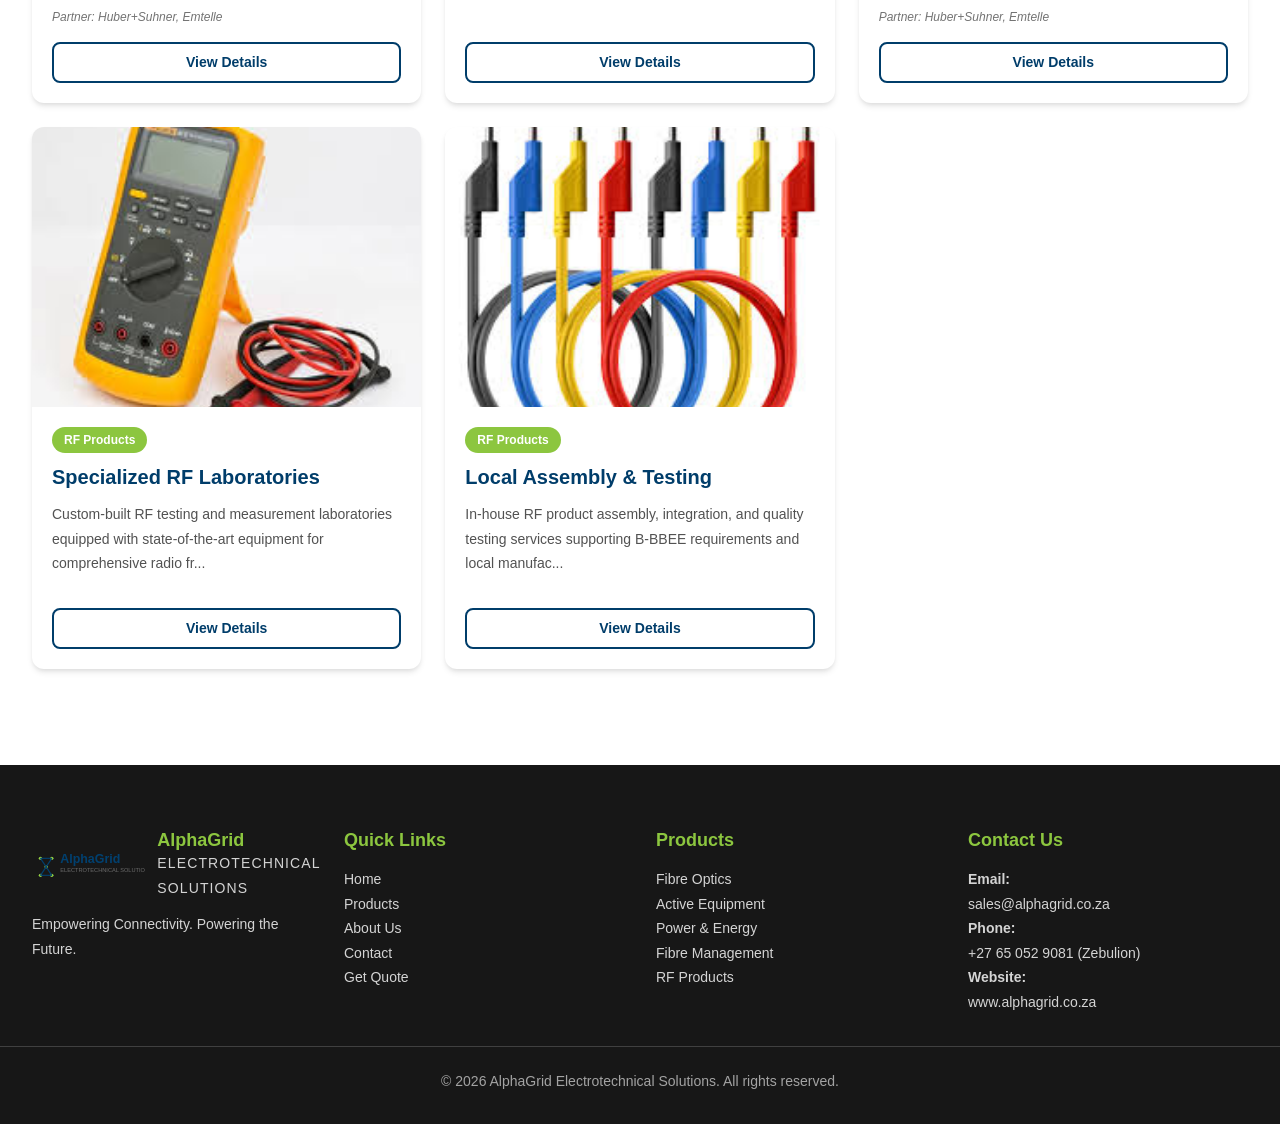
<file: products.html>
<!DOCTYPE html>
<html lang="en">
<head>
  <meta charset="UTF-8">
  <meta name="viewport" content="width=device-width, initial-scale=1.0">
  <meta name="description" content="Browse AlphaGrid's complete catalog of electrotechnical solutions - fiber optics, active equipment, power systems, and RF products.">
  <title>Products Catalog | AlphaGrid Electrotechnical Solutions</title>
  
  <!-- Favicon -->
  <link rel="icon" type="image/svg+xml" href="assets/images/favicon.svg">
  
  <!-- Stylesheets -->
  <link rel="stylesheet" href="assets/css/variables.css">
  <link rel="stylesheet" href="assets/css/reset.css">
  <link rel="stylesheet" href="assets/css/layout.css">
  <link rel="stylesheet" href="assets/css/components.css">
  <link rel="stylesheet" href="assets/css/responsive.css">
  <link rel="stylesheet" href="assets/css/animations.css">
</head>
<body>
  <!-- Header -->
  <header class="header">
    <div class="container header-container">
      <a href="index.html" class="logo">
        <span class="logo-mark">
          <img src="assets/images/logo.svg" alt="AlphaGrid Electrotechnical Solutions" width="200" height="60">
        </span>
        <span class="logo-text-wrap">
          <span class="logo-brand-name">AlphaGrid</span>
          <span class="logo-brand-subtitle">Electrotechnical Solutions</span>
        </span>
      </a>
      
      <!-- Desktop Navigation -->
      <nav class="nav">
        <a href="index.html" class="nav-link">Home</a>
        <a href="products.html" class="nav-link">Products</a>
        <a href="about.html" class="nav-link">About Us</a>
        <a href="contact.html" class="nav-link">Contact</a>
        <a href="quote.html" class="nav-link">Get Quote</a>
      </nav>
      
      <!-- Search (Desktop) -->
      <div class="search-container">
        <input type="text" id="search-input" class="search-input" placeholder="Search products...">
        <div id="search-results"></div>
      </div>
      
      <!-- Mobile Menu Button -->
      <button class="mobile-menu-btn" aria-label="Toggle menu">
        <span></span>
        <span></span>
        <span></span>
      </button>
    </div>
    
    <!-- Mobile Navigation -->
    <nav class="mobile-nav">
      <a href="index.html" class="mobile-nav-link">Home</a>
      <a href="products.html" class="mobile-nav-link">Products</a>
      <a href="about.html" class="mobile-nav-link">About Us</a>
      <a href="contact.html" class="mobile-nav-link">Contact</a>
      <a href="quote.html" class="mobile-nav-link">Get Quote</a>
    </nav>
  </header>
  
  <!-- Main Content -->
  <main class="main">
    <!-- Page Header -->
    <section class="section" style="padding-top: 3rem; padding-bottom: 2rem;">
      <div class="container">
        <h1 class="section-title">Product Catalog</h1>
        <p class="section-subtitle">
          Explore our comprehensive range of electrotechnical solutions
        </p>
      </div>
    </section>
    
    <!-- Category Filters -->
    <section style="padding-bottom: 2rem;">
      <div class="container">
        <div id="category-filters" class="filter-container">
          <!-- Filters will be populated by JavaScript -->
          <button class="filter-btn active" data-category="all">All Products</button>
        </div>
      </div>
    </section>
    
    <!-- Products Grid -->
    <section class="section" style="padding-top: 0;">
      <div class="container">
        <div id="products-grid" class="grid grid-cols-1 grid-cols-sm-2 grid-cols-lg-3">
          <!-- Products will be populated by JavaScript -->
          <div class="loading-container">
            <div class="loading"></div>
          </div>
        </div>
      </div>
    </section>
  </main>
  
  <!-- Footer -->
  <footer class="footer">
    <div class="container footer-content">
      <div class="footer-section">
        <div class="footer-brand">
          <img src="assets/images/logo.svg" alt="AlphaGrid" class="footer-brand-mark" width="120" height="36">
          <div>
            <h3>AlphaGrid</h3>
            <p class="footer-brand-subtitle">Electrotechnical Solutions</p>
          </div>
        </div>
        <p>
          Empowering Connectivity. Powering the Future.
        </p>
      </div>
      
      <div class="footer-section">
        <h3>Quick Links</h3>
        <p><a href="index.html">Home</a></p>
        <p><a href="products.html">Products</a></p>
        <p><a href="about.html">About Us</a></p>
        <p><a href="contact.html">Contact</a></p>
        <p><a href="quote.html">Get Quote</a></p>
      </div>
      
      <div class="footer-section">
        <h3>Products</h3>
        <p><a href="products.html">Fibre Optics</a></p>
        <p><a href="products.html">Active Equipment</a></p>
        <p><a href="products.html">Power & Energy</a></p>
        <p><a href="products.html">Fibre Management</a></p>
        <p><a href="products.html">RF Products</a></p>
      </div>
      
      <div class="footer-section">
        <h3>Contact Us</h3>
        <p>
          <strong>Email:</strong><br>
          <a href="mailto:sales@alphagrid.co.za">sales@alphagrid.co.za</a>
        </p>
        <p>
          <strong>Phone:</strong><br>
          <a href="tel:+27650529081">+27 65 052 9081</a> (Zebulion)
        </p>
        <p>
          <strong>Website:</strong><br>
          <a href="https://www.alphagrid.co.za">www.alphagrid.co.za</a>
        </p>
      </div>
    </div>
    
    <div class="container footer-bottom">
      <p>&copy; 2026 AlphaGrid Electrotechnical Solutions. All rights reserved.</p>
    </div>
  </footer>
  
  <!-- JavaScript -->
  <script src="assets/js/utils.js"></script>
  <script src="assets/js/navigation.js"></script>
  <script src="assets/js/animations.js"></script>
  <script src="assets/js/products.js"></script>
  <script src="assets/js/search.js"></script>
  <script src="assets/js/chatbot.js"></script>
</body>
</html>
</file>
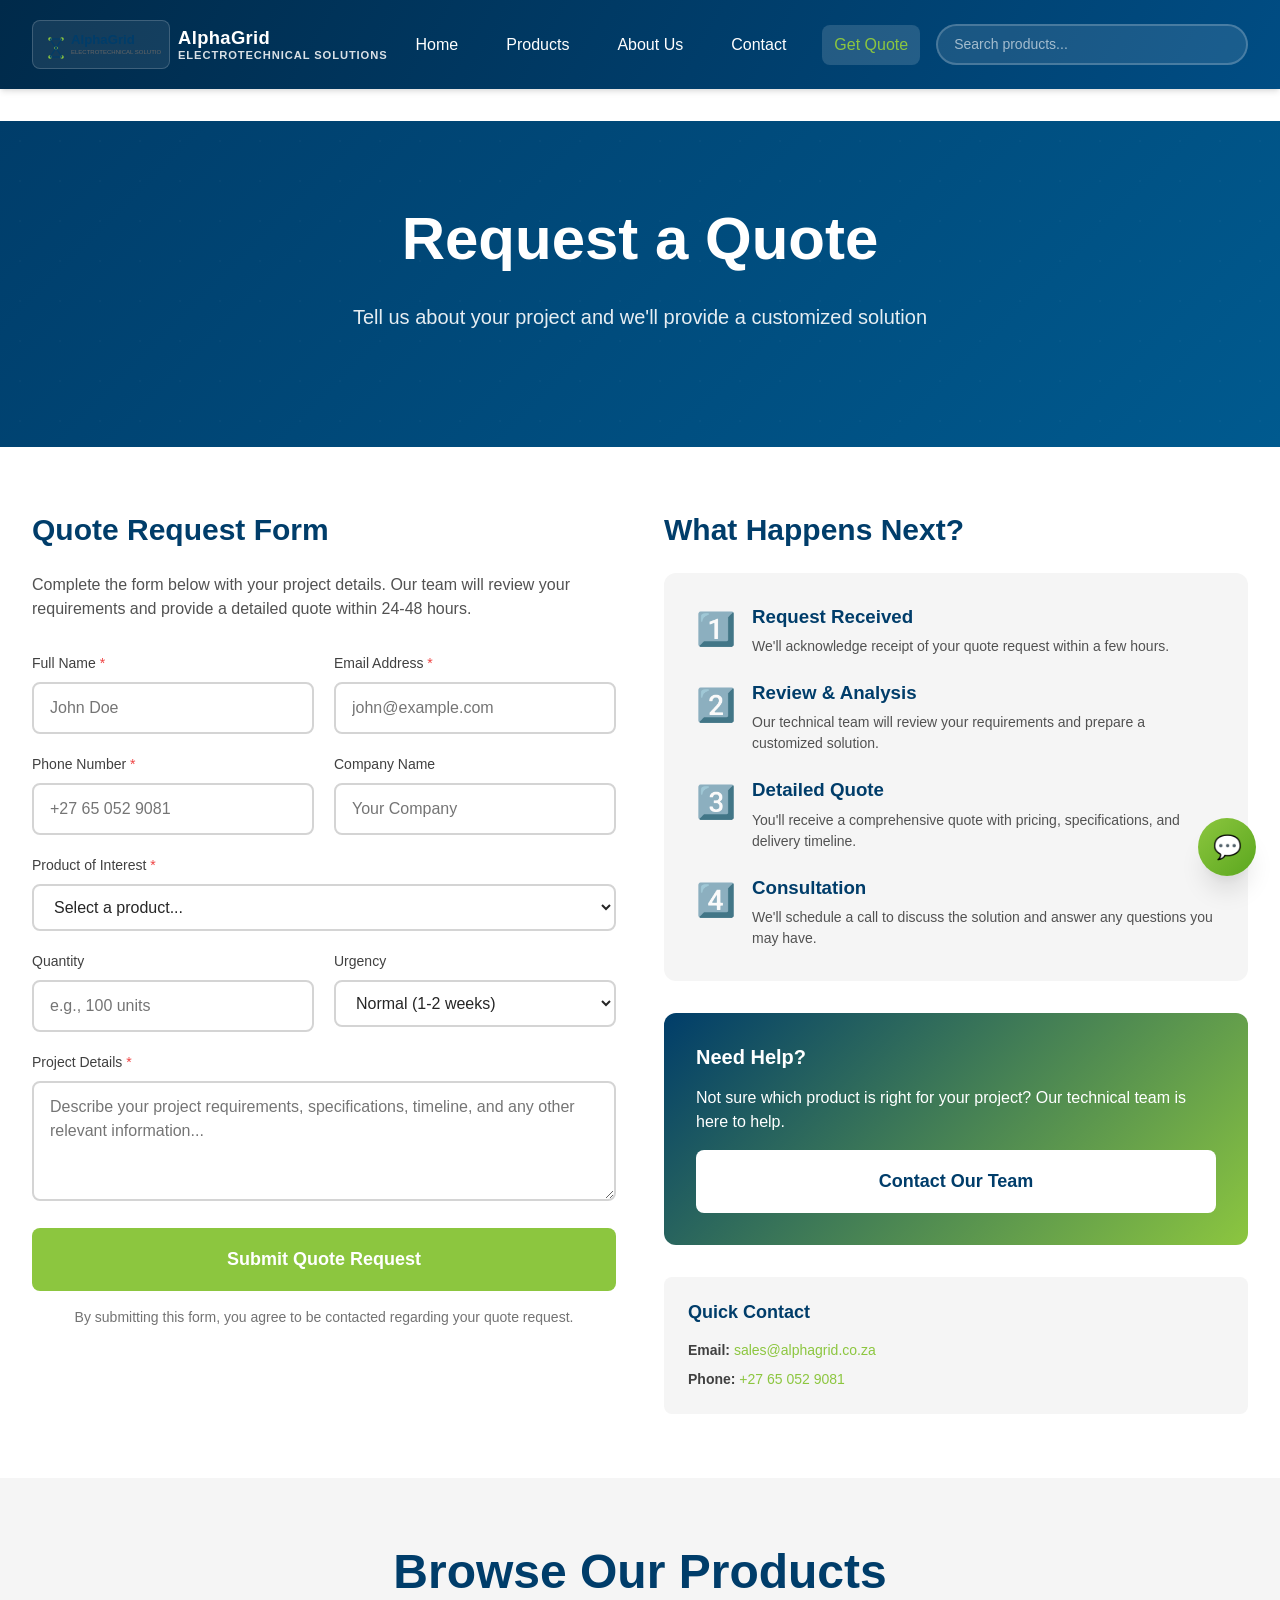
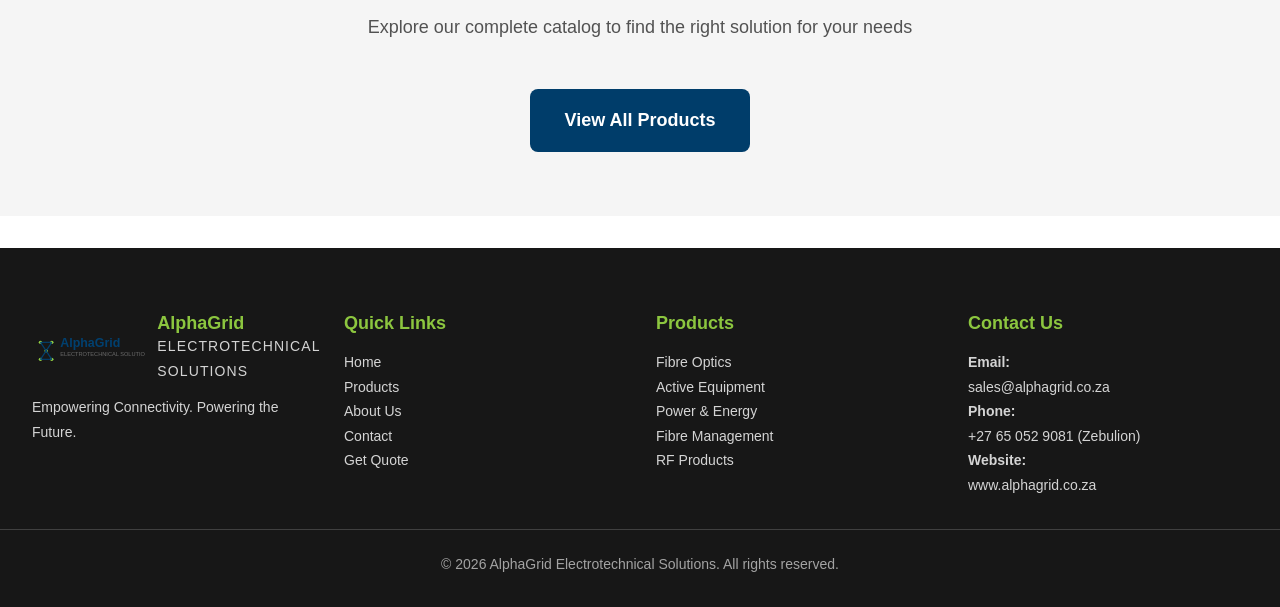
<file: quote.html>
<!DOCTYPE html>
<html lang="en">
<head>
  <meta charset="UTF-8">
  <meta name="viewport" content="width=device-width, initial-scale=1.0">
  <meta name="description" content="Request a quote for AlphaGrid products - fiber optics, active equipment, power systems, and more.">
  <title>Request Quote | AlphaGrid Electrotechnical Solutions</title>
  
  <!-- Favicon -->
  <link rel="icon" type="image/svg+xml" href="assets/images/favicon.svg">
  
  <!-- Stylesheets -->
  <link rel="stylesheet" href="assets/css/variables.css">
  <link rel="stylesheet" href="assets/css/reset.css">
  <link rel="stylesheet" href="assets/css/layout.css">
  <link rel="stylesheet" href="assets/css/components.css">
  <link rel="stylesheet" href="assets/css/responsive.css">
  <link rel="stylesheet" href="assets/css/animations.css">
</head>
<body>
  <!-- Header -->
  <header class="header">
    <div class="container header-container">
      <a href="index.html" class="logo">
        <span class="logo-mark">
          <img src="assets/images/logo.svg" alt="AlphaGrid Electrotechnical Solutions" width="200" height="60">
        </span>
        <span class="logo-text-wrap">
          <span class="logo-brand-name">AlphaGrid</span>
          <span class="logo-brand-subtitle">Electrotechnical Solutions</span>
        </span>
      </a>
      
      <!-- Desktop Navigation -->
      <nav class="nav">
        <a href="index.html" class="nav-link">Home</a>
        <a href="products.html" class="nav-link">Products</a>
        <a href="about.html" class="nav-link">About Us</a>
        <a href="contact.html" class="nav-link">Contact</a>
        <a href="quote.html" class="nav-link">Get Quote</a>
      </nav>
      
      <!-- Search (Desktop) -->
      <div class="search-container">
        <input type="text" id="search-input" class="search-input" placeholder="Search products...">
        <div id="search-results"></div>
      </div>
      
      <!-- Mobile Menu Button -->
      <button class="mobile-menu-btn" aria-label="Toggle menu">
        <span></span>
        <span></span>
        <span></span>
      </button>
    </div>
    
    <!-- Mobile Navigation -->
    <nav class="mobile-nav">
      <a href="index.html" class="mobile-nav-link">Home</a>
      <a href="products.html" class="mobile-nav-link">Products</a>
      <a href="about.html" class="mobile-nav-link">About Us</a>
      <a href="contact.html" class="mobile-nav-link">Contact</a>
      <a href="quote.html" class="mobile-nav-link">Get Quote</a>
    </nav>
  </header>
  
  <!-- Main Content -->
  <main class="main">
    <!-- Page Header -->
    <section class="hero" style="padding: 5rem 0;">
      <div class="container hero-content">
        <h1 class="hero-title fade-in">Request a Quote</h1>
        <p class="hero-subtitle fade-in">
          Tell us about your project and we'll provide a customized solution
        </p>
      </div>
    </section>
    
    <!-- Quote Form -->
    <section class="section">
      <div class="container">
        <div class="grid grid-cols-1 grid-cols-md-2" style="gap: 3rem;">
          <!-- Form -->
          <div class="fade-in-up">
            <h2 style="font-size: 1.875rem; color: var(--color-primary); margin-bottom: 1.5rem;">Quote Request Form</h2>
            <p style="color: var(--color-gray-600); margin-bottom: 2rem;">
              Complete the form below with your project details. Our team will review your requirements 
              and provide a detailed quote within 24-48 hours.
            </p>
            
            <form id="quote-form">
              <!-- Personal Information -->
              <div class="form-row">
                <div class="form-group">
                  <label for="name" class="form-label required">Full Name</label>
                  <input type="text" id="name" name="name" class="form-input" 
                         placeholder="John Doe" data-validate="required" required>
                  <div class="form-error"></div>
                </div>
                
                <div class="form-group">
                  <label for="email" class="form-label required">Email Address</label>
                  <input type="email" id="email" name="email" class="form-input" 
                         placeholder="john@example.com" data-validate="required|email" required>
                  <div class="form-error"></div>
                </div>
              </div>
              
              <div class="form-row">
                <div class="form-group">
                  <label for="phone" class="form-label required">Phone Number</label>
                  <input type="tel" id="phone" name="phone" class="form-input" 
                         placeholder="+27 65 052 9081" data-validate="required|phone" required>
                  <div class="form-error"></div>
                </div>
                
                <div class="form-group">
                  <label for="company" class="form-label">Company Name</label>
                  <input type="text" id="company" name="company" class="form-input" 
                         placeholder="Your Company">
                  <div class="form-error"></div>
                </div>
              </div>
              
              <!-- Product Information -->
              <div class="form-group">
                <label for="product" class="form-label required">Product of Interest</label>
                <select id="product" name="product" class="form-select" data-validate="required" required>
                  <option value="">Select a product...</option>
                  <!-- Options will be populated by JavaScript from products.json -->
                </select>
                <div class="form-error"></div>
              </div>
              
              <div class="form-row">
                <div class="form-group">
                  <label for="quantity" class="form-label">Quantity</label>
                  <input type="text" id="quantity" name="quantity" class="form-input" 
                         placeholder="e.g., 100 units">
                  <div class="form-error"></div>
                </div>
                
                <div class="form-group">
                  <label for="urgency" class="form-label">Urgency</label>
                  <select id="urgency" name="urgency" class="form-select">
                    <option value="normal">Normal (1-2 weeks)</option>
                    <option value="urgent">Urgent (3-5 days)</option>
                    <option value="asap">ASAP (1-2 days)</option>
                  </select>
                  <div class="form-error"></div>
                </div>
              </div>
              
              <!-- Project Details -->
              <div class="form-group">
                <label for="projectDetails" class="form-label required">Project Details</label>
                <textarea id="projectDetails" name="projectDetails" class="form-textarea" 
                          placeholder="Describe your project requirements, specifications, timeline, and any other relevant information..." 
                          data-validate="required|minLength:20" required></textarea>
                <div class="form-error"></div>
              </div>
              
              <button type="submit" class="btn btn-accent btn-lg" style="width: 100%;">
                Submit Quote Request
              </button>
              
              <p style="margin-top: 1rem; font-size: 0.875rem; color: var(--color-gray-500); text-align: center;">
                By submitting this form, you agree to be contacted regarding your quote request.
              </p>
            </form>
          </div>
          
          <!-- Information Sidebar -->
          <div class="fade-in-up">
            <h2 style="font-size: 1.875rem; color: var(--color-primary); margin-bottom: 1.5rem;">What Happens Next?</h2>
            
            <div style="background: var(--color-gray-100); padding: 2rem; border-radius: 0.75rem; margin-bottom: 2rem;">
              <div style="display: flex; gap: 1rem; margin-bottom: 1.5rem;">
                <div style="font-size: 2rem;">1️⃣</div>
                <div>
                  <h3 style="color: var(--color-primary); margin-bottom: 0.5rem;">Request Received</h3>
                  <p style="color: var(--color-gray-600); font-size: 0.875rem;">
                    We'll acknowledge receipt of your quote request within a few hours.
                  </p>
                </div>
              </div>
              
              <div style="display: flex; gap: 1rem; margin-bottom: 1.5rem;">
                <div style="font-size: 2rem;">2️⃣</div>
                <div>
                  <h3 style="color: var(--color-primary); margin-bottom: 0.5rem;">Review & Analysis</h3>
                  <p style="color: var(--color-gray-600); font-size: 0.875rem;">
                    Our technical team will review your requirements and prepare a customized solution.
                  </p>
                </div>
              </div>
              
              <div style="display: flex; gap: 1rem; margin-bottom: 1.5rem;">
                <div style="font-size: 2rem;">3️⃣</div>
                <div>
                  <h3 style="color: var(--color-primary); margin-bottom: 0.5rem;">Detailed Quote</h3>
                  <p style="color: var(--color-gray-600); font-size: 0.875rem;">
                    You'll receive a comprehensive quote with pricing, specifications, and delivery timeline.
                  </p>
                </div>
              </div>
              
              <div style="display: flex; gap: 1rem;">
                <div style="font-size: 2rem;">4️⃣</div>
                <div>
                  <h3 style="color: var(--color-primary); margin-bottom: 0.5rem;">Consultation</h3>
                  <p style="color: var(--color-gray-600); font-size: 0.875rem;">
                    We'll schedule a call to discuss the solution and answer any questions you may have.
                  </p>
                </div>
              </div>
            </div>
            
            <div style="background: linear-gradient(135deg, var(--color-primary) 0%, var(--color-accent) 100%); 
                        padding: 2rem; border-radius: 0.75rem; color: white; margin-bottom: 2rem;">
              <h3 style="color: white; font-size: 1.25rem; margin-bottom: 1rem;">Need Help?</h3>
              <p style="margin-bottom: 1rem;">
                Not sure which product is right for your project? Our technical team is here to help.
              </p>
              <a href="contact.html" class="btn btn-lg" style="background: white; color: var(--color-primary); width: 100%;">
                Contact Our Team
              </a>
            </div>
            
            <div style="background: var(--color-gray-100); padding: 1.5rem; border-radius: 0.5rem;">
              <h3 style="color: var(--color-primary); font-size: 1.125rem; margin-bottom: 1rem;">Quick Contact</h3>
              <p style="color: var(--color-gray-700); font-size: 0.875rem; margin-bottom: 0.5rem;">
                <strong>Email:</strong> <a href="mailto:sales@alphagrid.co.za" style="color: var(--color-accent);">sales@alphagrid.co.za</a>
              </p>
              <p style="color: var(--color-gray-700); font-size: 0.875rem;">
                <strong>Phone:</strong> <a href="tel:+27650529081" style="color: var(--color-accent);">+27 65 052 9081</a>
              </p>
            </div>
          </div>
        </div>
      </div>
    </section>
    
    <!-- Products CTA -->
    <section class="section" style="background-color: var(--color-gray-100);">
      <div class="container" style="text-align: center;">
        <h2 class="section-title">Browse Our Products</h2>
        <p class="section-subtitle">
          Explore our complete catalog to find the right solution for your needs
        </p>
        <a href="products.html" class="btn btn-primary btn-lg">View All Products</a>
      </div>
    </section>
  </main>
  
  <!-- Footer -->
  <footer class="footer">
    <div class="container footer-content">
      <div class="footer-section">
        <div class="footer-brand">
          <img src="assets/images/logo.svg" alt="AlphaGrid" class="footer-brand-mark" width="120" height="36">
          <div>
            <h3>AlphaGrid</h3>
            <p class="footer-brand-subtitle">Electrotechnical Solutions</p>
          </div>
        </div>
        <p>
          Empowering Connectivity. Powering the Future.
        </p>
      </div>
      
      <div class="footer-section">
        <h3>Quick Links</h3>
        <p><a href="index.html">Home</a></p>
        <p><a href="products.html">Products</a></p>
        <p><a href="about.html">About Us</a></p>
        <p><a href="contact.html">Contact</a></p>
        <p><a href="quote.html">Get Quote</a></p>
      </div>
      
      <div class="footer-section">
        <h3>Products</h3>
        <p><a href="products.html">Fibre Optics</a></p>
        <p><a href="products.html">Active Equipment</a></p>
        <p><a href="products.html">Power & Energy</a></p>
        <p><a href="products.html">Fibre Management</a></p>
        <p><a href="products.html">RF Products</a></p>
      </div>
      
      <div class="footer-section">
        <h3>Contact Us</h3>
        <p>
          <strong>Email:</strong><br>
          <a href="mailto:sales@alphagrid.co.za">sales@alphagrid.co.za</a>
        </p>
        <p>
          <strong>Phone:</strong><br>
          <a href="tel:+27650529081">+27 65 052 9081</a> (Zebulion)
        </p>
        <p>
          <strong>Website:</strong><br>
          <a href="https://www.alphagrid.co.za">www.alphagrid.co.za</a>
        </p>
      </div>
    </div>
    
    <div class="container footer-bottom">
      <p>&copy; 2026 AlphaGrid Electrotechnical Solutions. All rights reserved.</p>
    </div>
  </footer>
  
  <!-- JavaScript -->
  <script src="assets/js/utils.js"></script>
  <script src="assets/js/navigation.js"></script>
  <script src="assets/js/animations.js"></script>
  <script src="assets/js/products.js"></script>
  <script src="assets/js/search.js"></script>
  <script src="assets/js/forms.js"></script>
  <script src="assets/js/chatbot.js"></script>
</body>
</html>
</file>
<file: assets/css/variables.css>
/* CSS Custom Properties - AlphaGrid Brand Colors and Design System */

:root {
  /* Brand Colors */
  --color-primary: #003D6A;        /* Deep Blue */
  --color-accent: #8CC63F;         /* Vibrant Green */
  --color-white: #FFFFFF;
  --color-black: #000000;
  --color-gray-100: #F5F5F5;
  --color-gray-200: #E5E5E5;
  --color-gray-300: #D4D4D4;
  --color-gray-400: #A3A3A3;
  --color-gray-500: #737373;
  --color-gray-600: #525252;
  --color-gray-700: #404040;
  --color-gray-800: #262626;
  --color-gray-900: #171717;

  /* Semantic Colors */
  --color-success: #22C55E;
  --color-warning: #F59E0B;
  --color-error: #EF4444;
  --color-info: #3B82F6;

  /* Typography */
  --font-primary: 'Segoe UI', 'Roboto', -apple-system, BlinkMacSystemFont, sans-serif;
  --font-heading: 'Arial', 'Helvetica Neue', sans-serif;
  
  /* Font Sizes */
  --text-xs: 0.75rem;      /* 12px */
  --text-sm: 0.875rem;     /* 14px */
  --text-base: 1rem;       /* 16px */
  --text-lg: 1.125rem;     /* 18px */
  --text-xl: 1.25rem;      /* 20px */
  --text-2xl: 1.5rem;      /* 24px */
  --text-3xl: 1.875rem;    /* 30px */
  --text-4xl: 2.25rem;     /* 36px */
  --text-5xl: 3rem;        /* 48px */
  --text-6xl: 3.75rem;     /* 60px */

  /* Font Weights */
  --font-normal: 400;
  --font-medium: 500;
  --font-semibold: 600;
  --font-bold: 700;

  /* Line Heights */
  --leading-tight: 1.25;
  --leading-normal: 1.5;
  --leading-relaxed: 1.75;

  /* Spacing Scale */
  --space-1: 0.25rem;    /* 4px */
  --space-2: 0.5rem;     /* 8px */
  --space-3: 0.75rem;    /* 12px */
  --space-4: 1rem;       /* 16px */
  --space-5: 1.25rem;    /* 20px */
  --space-6: 1.5rem;     /* 24px */
  --space-8: 2rem;       /* 32px */
  --space-10: 2.5rem;    /* 40px */
  --space-12: 3rem;      /* 48px */
  --space-16: 4rem;      /* 64px */
  --space-20: 5rem;      /* 80px */
  --space-24: 6rem;      /* 96px */

  /* Border Radius */
  --radius-sm: 0.25rem;   /* 4px */
  --radius-md: 0.5rem;    /* 8px */
  --radius-lg: 0.75rem;   /* 12px */
  --radius-xl: 1rem;      /* 16px */
  --radius-full: 9999px;

  /* Shadows */
  --shadow-sm: 0 1px 2px 0 rgba(0, 0, 0, 0.05);
  --shadow-md: 0 4px 6px -1px rgba(0, 0, 0, 0.1), 0 2px 4px -1px rgba(0, 0, 0, 0.06);
  --shadow-lg: 0 10px 15px -3px rgba(0, 0, 0, 0.1), 0 4px 6px -2px rgba(0, 0, 0, 0.05);
  --shadow-xl: 0 20px 25px -5px rgba(0, 0, 0, 0.1), 0 10px 10px -5px rgba(0, 0, 0, 0.04);

  /* Transitions */
  --transition-fast: 150ms ease-in-out;
  --transition-base: 250ms ease-in-out;
  --transition-slow: 350ms ease-in-out;

  /* Container Widths */
  --container-sm: 640px;
  --container-md: 768px;
  --container-lg: 1024px;
  --container-xl: 1280px;
  --container-2xl: 1536px;

  /* Z-Index Scale */
  --z-dropdown: 1000;
  --z-sticky: 1020;
  --z-fixed: 1030;
  --z-modal-backdrop: 1040;
  --z-modal: 1050;
  --z-popover: 1060;
  --z-tooltip: 1070;
}
</file>
<file: assets/css/layout.css>
/* Layout Styles - Grid, Header, Footer, Navigation */

/* Container */
.container {
  width: 100%;
  max-width: var(--container-xl);
  margin: 0 auto;
  padding: 0 var(--space-4);
}

@media (min-width: 768px) {
  .container {
    padding: 0 var(--space-6);
  }
}

@media (min-width: 1024px) {
  .container {
    padding: 0 var(--space-8);
  }
}

/* Header */
.header {
  background: linear-gradient(120deg, #002a4a 0%, var(--color-primary) 55%, #004d84 100%);
  color: var(--color-white);
  padding: var(--space-4) 0;
  position: sticky;
  top: 0;
  z-index: var(--z-sticky);
  box-shadow: var(--shadow-md);
}

.header-container {
  display: flex;
  justify-content: space-between;
  align-items: center;
  gap: var(--space-4);
}

.logo {
  display: flex;
  align-items: center;
  gap: var(--space-2);
  font-size: var(--text-xl);
  font-weight: var(--font-bold);
  color: var(--color-white);
  min-width: 0;
}

.logo-mark {
  display: inline-flex;
  align-items: center;
  justify-content: center;
  background-color: rgba(255, 255, 255, 0.08);
  border: 1px solid rgba(255, 255, 255, 0.18);
  border-radius: var(--radius-md);
  padding: 0.35rem 0.5rem;
}

.logo img {
  height: 36px;
  width: auto;
}

.logo-text-wrap {
  display: flex;
  flex-direction: column;
  line-height: 1.1;
}

.logo-brand-name {
  font-size: 1.15rem;
  letter-spacing: 0.02em;
  font-weight: var(--font-bold);
  color: var(--color-white);
}

.logo-brand-subtitle {
  font-size: 0.7rem;
  letter-spacing: 0.08em;
  text-transform: uppercase;
  color: rgba(255, 255, 255, 0.85);
}

@media (max-width: 420px) {
  .logo-brand-subtitle {
    display: none;
  }
}

/* Navigation */
.nav {
  display: none;
}

@media (min-width: 768px) {
  .nav {
    display: flex;
    gap: var(--space-6);
  }
}

.nav-link {
  color: var(--color-white);
  font-weight: var(--font-medium);
  padding: var(--space-2) var(--space-3);
  border-radius: var(--radius-md);
  transition: all var(--transition-fast);
}

.nav-link:hover,
.nav-link.active {
  background-color: rgba(255, 255, 255, 0.14);
  color: var(--color-accent);
}

/* Mobile Menu Button */
.mobile-menu-btn {
  display: flex;
  flex-direction: column;
  gap: 4px;
  padding: var(--space-2);
  background: none;
  border: none;
  cursor: pointer;
}

@media (min-width: 768px) {
  .mobile-menu-btn {
    display: none;
  }
}

.mobile-menu-btn span {
  display: block;
  width: 24px;
  height: 3px;
  background-color: var(--color-white);
  border-radius: var(--radius-full);
  transition: all var(--transition-base);
}

.mobile-menu-btn.active span:nth-child(1) {
  transform: rotate(45deg) translate(6px, 6px);
}

.mobile-menu-btn.active span:nth-child(2) {
  opacity: 0;
}

.mobile-menu-btn.active span:nth-child(3) {
  transform: rotate(-45deg) translate(6px, -6px);
}

/* Mobile Navigation */
.mobile-nav {
  display: none;
  position: fixed;
  top: 82px;
  left: 0;
  right: 0;
  background-color: var(--color-primary);
  padding: var(--space-6) var(--space-4);
  box-shadow: var(--shadow-lg);
  z-index: var(--z-dropdown);
}

.mobile-nav.active {
  display: block;
}

@media (min-width: 768px) {
  .mobile-nav {
    display: none !important;
  }
}

.mobile-nav-link {
  display: block;
  color: var(--color-white);
  font-weight: var(--font-medium);
  padding: var(--space-4);
  border-bottom: 1px solid rgba(255, 255, 255, 0.1);
  transition: background-color var(--transition-fast);
}

.mobile-nav-link:hover,
.mobile-nav-link.active {
  background-color: rgba(255, 255, 255, 0.1);
  color: var(--color-accent);
}

/* Search Bar */
.search-container {
  position: relative;
  display: none;
}

@media (min-width: 1024px) {
  .search-container {
    display: block;
    flex: 1;
    max-width: 400px;
  }
}

.search-input {
  width: 100%;
  padding: var(--space-2) var(--space-4);
  padding-right: var(--space-10);
  border: 2px solid rgba(255, 255, 255, 0.2);
  border-radius: var(--radius-full);
  background-color: rgba(255, 255, 255, 0.1);
  color: var(--color-white);
  font-size: var(--text-sm);
  transition: all var(--transition-fast);
}

.search-input::placeholder {
  color: rgba(255, 255, 255, 0.6);
}

.search-input:focus {
  background-color: var(--color-white);
  color: var(--color-gray-800);
  outline: none;
  border-color: var(--color-accent);
}

.search-input:focus::placeholder {
  color: var(--color-gray-400);
}

/* Footer */
.footer {
  background-color: var(--color-gray-900);
  color: var(--color-white);
  padding: var(--space-16) 0 var(--space-8);
  margin-top: auto;
}

.footer-content {
  display: grid;
  grid-template-columns: 1fr;
  gap: var(--space-8);
}

@media (min-width: 768px) {
  .footer-content {
    grid-template-columns: repeat(2, 1fr);
  }
}

@media (min-width: 1024px) {
  .footer-content {
    grid-template-columns: repeat(4, 1fr);
  }
}

.footer-section h3 {
  color: var(--color-accent);
  font-size: var(--text-lg);
  margin-bottom: var(--space-4);
}

.footer-brand {
  display: flex;
  align-items: center;
  gap: var(--space-3);
  margin-bottom: var(--space-3);
}

.footer-brand-mark {
  height: 34px;
  width: auto;
  filter: brightness(1.05);
}

.footer-brand h3 {
  margin-bottom: 0;
}

.footer-brand-subtitle {
  color: var(--color-gray-400);
  text-transform: uppercase;
  letter-spacing: 0.08em;
  font-size: 0.68rem;
}

.footer-section p,
.footer-section a {
  color: var(--color-gray-300);
  font-size: var(--text-sm);
  line-height: var(--leading-relaxed);
}

.footer-section a:hover {
  color: var(--color-accent);
}

.footer-bottom {
  margin-top: var(--space-8);
  padding-top: var(--space-6);
  border-top: 1px solid var(--color-gray-700);
  text-align: center;
  color: var(--color-gray-400);
  font-size: var(--text-sm);
}

/* Main Content Area */
.main {
  min-height: calc(100vh - 82px - 400px);
  padding: var(--space-8) 0;
}

/* Grid System */
.grid {
  display: grid;
  gap: var(--space-6);
}

.grid-cols-1 {
  grid-template-columns: 1fr;
}

@media (min-width: 640px) {
  .grid-cols-sm-2 {
    grid-template-columns: repeat(2, 1fr);
  }
}

@media (min-width: 768px) {
  .grid-cols-md-2 {
    grid-template-columns: repeat(2, 1fr);
  }
  
  .grid-cols-md-3 {
    grid-template-columns: repeat(3, 1fr);
  }
}

@media (min-width: 1024px) {
  .grid-cols-lg-3 {
    grid-template-columns: repeat(3, 1fr);
  }
  
  .grid-cols-lg-4 {
    grid-template-columns: repeat(4, 1fr);
  }
}
</file>
<file: assets/css/components.css>
/* Reusable Component Styles - Buttons, Cards, Forms */

/* Buttons */
.btn {
  display: inline-flex;
  align-items: center;
  justify-content: center;
  gap: var(--space-2);
  padding: var(--space-3) var(--space-6);
  font-weight: var(--font-semibold);
  font-size: var(--text-base);
  border-radius: var(--radius-md);
  transition: all var(--transition-fast);
  cursor: pointer;
  border: 2px solid transparent;
  text-align: center;
}

.btn-primary {
  background-color: var(--color-primary);
  color: var(--color-white);
}

.btn-primary:hover {
  background-color: #002d4f;
  transform: translateY(-2px);
  box-shadow: var(--shadow-lg);
}

.btn-accent {
  background-color: var(--color-accent);
  color: var(--color-white);
}

.btn-accent:hover {
  background-color: #7ab82f;
  transform: translateY(-2px);
  box-shadow: var(--shadow-lg);
}

.btn-outline {
  background-color: transparent;
  border-color: var(--color-primary);
  color: var(--color-primary);
}

.btn-outline:hover {
  background-color: var(--color-primary);
  color: var(--color-white);
}

.btn-lg {
  padding: var(--space-4) var(--space-8);
  font-size: var(--text-lg);
}

.btn-sm {
  padding: var(--space-2) var(--space-4);
  font-size: var(--text-sm);
}

/* Product Cards */
.product-card {
  background-color: var(--color-white);
  border-radius: var(--radius-lg);
  box-shadow: var(--shadow-md);
  overflow: hidden;
  transition: all var(--transition-base);
  cursor: pointer;
  height: 100%;
  display: flex;
  flex-direction: column;
}

.product-card:hover {
  transform: translateY(-4px);
  box-shadow: var(--shadow-xl);
}

.product-card-image {
  width: 100%;
  height: 200px;
  object-fit: cover;
  background-color: var(--color-gray-100);
  display: flex;
  align-items: center;
  justify-content: center;
  color: var(--color-gray-400);
  font-size: var(--text-sm);
}

.product-card-image img {
  width: 100%;
  height: 100%;
  object-fit: cover;
  object-position: center;
  display: block;
  transition: transform var(--transition-base);
}

.product-card:hover .product-card-image img {
  transform: scale(1.04);
}

.product-card-content {
  padding: var(--space-5);
  flex: 1;
  display: flex;
  flex-direction: column;
}

.product-card-category {
  display: inline-block;
  padding: var(--space-1) var(--space-3);
  background-color: var(--color-accent);
  color: var(--color-white);
  font-size: var(--text-xs);
  font-weight: var(--font-semibold);
  border-radius: var(--radius-full);
  margin-bottom: var(--space-3);
  align-self: flex-start;
}

.product-card-title {
  font-size: var(--text-xl);
  font-weight: var(--font-bold);
  color: var(--color-primary);
  margin-bottom: var(--space-3);
}

.product-card-description {
  color: var(--color-gray-600);
  font-size: var(--text-sm);
  line-height: var(--leading-relaxed);
  margin-bottom: var(--space-4);
  flex: 1;
}

.product-card-partner {
  font-size: var(--text-xs);
  color: var(--color-gray-500);
  font-style: italic;
  margin-top: var(--space-2);
}

/* Forms */
.form-group {
  margin-bottom: var(--space-5);
}

.form-label {
  display: block;
  font-weight: var(--font-medium);
  color: var(--color-gray-700);
  margin-bottom: var(--space-2);
  font-size: var(--text-sm);
}

.form-label.required::after {
  content: " *";
  color: var(--color-error);
}

.form-input,
.form-textarea,
.form-select {
  width: 100%;
  padding: var(--space-3) var(--space-4);
  border: 2px solid var(--color-gray-300);
  border-radius: var(--radius-md);
  font-size: var(--text-base);
  transition: all var(--transition-fast);
  background-color: var(--color-white);
}

.form-input:focus,
.form-textarea:focus,
.form-select:focus {
  outline: none;
  border-color: var(--color-accent);
  box-shadow: 0 0 0 3px rgba(140, 198, 63, 0.1);
}

.form-input.error,
.form-textarea.error,
.form-select.error {
  border-color: var(--color-error);
}

.form-textarea {
  min-height: 120px;
  resize: vertical;
}

.form-error {
  color: var(--color-error);
  font-size: var(--text-sm);
  margin-top: var(--space-2);
  display: none;
}

.form-error.active {
  display: block;
}

/* Hero Section */
.hero {
  background: linear-gradient(135deg, var(--color-primary) 0%, #005a8f 100%);
  color: var(--color-white);
  padding: var(--space-20) 0;
  text-align: center;
  position: relative;
  overflow: hidden;
}

.hero::before {
  content: '';
  position: absolute;
  top: 0;
  left: 0;
  right: 0;
  bottom: 0;
  background-image: url('data:image/svg+xml,<svg width="40" height="40" xmlns="http://www.w3.org/2000/svg"><circle cx="20" cy="20" r="1" fill="rgba(255,255,255,0.1)"/></svg>');
  opacity: 0.3;
}

.hero-content {
  position: relative;
  z-index: 1;
  max-width: 800px;
  margin: 0 auto;
}

.hero-home {
  min-height: 620px;
  display: flex;
  align-items: center;
  background:
    radial-gradient(circle at 18% 22%, rgba(140, 198, 63, 0.25) 0, rgba(140, 198, 63, 0) 38%),
    radial-gradient(circle at 82% 78%, rgba(0, 179, 255, 0.2) 0, rgba(0, 179, 255, 0) 34%),
    linear-gradient(132deg, rgba(0, 28, 53, 0.92) 0%, rgba(0, 61, 106, 0.9) 45%, rgba(0, 85, 140, 0.88) 100%),
    url('../../AlphaGrid Pics/Transmission Line Components2.webp') center/cover;
}

.hero-home::after {
  content: '';
  position: absolute;
  inset: 0;
  pointer-events: none;
  background: repeating-linear-gradient(
    -20deg,
    rgba(255, 255, 255, 0.02) 0 2px,
    transparent 2px 24px
  );
}

.hero-home .hero-content {
  max-width: 920px;
}

.hero-home .hero-title {
  font-size: clamp(2.2rem, 5vw, 3.8rem);
  letter-spacing: 0.01em;
  text-shadow: 0 8px 30px rgba(0, 0, 0, 0.4);
}

.hero-home .hero-subtitle {
  color: #dcf5b7;
  font-size: clamp(1.05rem, 2.3vw, 1.45rem);
  max-width: 820px;
}

.hero-home .btn-outline {
  border-color: rgba(255, 255, 255, 0.8);
  color: var(--color-white);
}

.hero-home .btn-outline:hover {
  background-color: rgba(255, 255, 255, 0.12);
}

/* Chatbot */
.chatbot-trigger {
  position: fixed;
  right: var(--space-6);
  bottom: var(--space-6);
  width: 58px;
  height: 58px;
  border-radius: 50%;
  border: none;
  background: linear-gradient(135deg, var(--color-accent) 0%, #5ba71e 100%);
  color: var(--color-white);
  font-size: 1.45rem;
  box-shadow: var(--shadow-xl);
  cursor: pointer;
  z-index: var(--z-fixed);
  transition: transform var(--transition-fast), box-shadow var(--transition-fast);
}

.chatbot-trigger:hover {
  transform: translateY(-2px);
  box-shadow: 0 16px 30px rgba(0, 0, 0, 0.2);
}

.chatbot-panel {
  position: fixed;
  right: var(--space-6);
  bottom: calc(var(--space-6) + 72px);
  width: min(360px, calc(100vw - 2rem));
  background: var(--color-white);
  border-radius: var(--radius-xl);
  box-shadow: var(--shadow-xl);
  overflow: hidden;
  z-index: var(--z-fixed);
  opacity: 0;
  transform: translateY(10px) scale(0.98);
  pointer-events: none;
  transition: all var(--transition-base);
}

.chatbot-panel.active {
  opacity: 1;
  transform: translateY(0) scale(1);
  pointer-events: auto;
}

.chatbot-header {
  background: linear-gradient(120deg, var(--color-primary) 0%, #005a8f 100%);
  color: var(--color-white);
  padding: var(--space-4) var(--space-5);
}

.chatbot-title {
  font-size: var(--text-base);
  font-weight: var(--font-bold);
}

.chatbot-subtitle {
  font-size: var(--text-xs);
  opacity: 0.9;
  margin-top: 2px;
}

.chatbot-body {
  padding: var(--space-4);
  max-height: 380px;
  overflow-y: auto;
  background: #fbfcfe;
}

.chatbot-message {
  margin-bottom: var(--space-3);
  font-size: var(--text-sm);
  line-height: 1.55;
  color: var(--color-gray-700);
  background: var(--color-white);
  border-radius: var(--radius-md);
  padding: var(--space-3);
  border: 1px solid var(--color-gray-200);
}

.chatbot-message.bot {
  border-left: 3px solid var(--color-accent);
}

.chatbot-quick-actions {
  display: flex;
  flex-wrap: wrap;
  gap: var(--space-2);
  padding: 0 var(--space-4) var(--space-4);
  background: #fbfcfe;
}

.chatbot-chip {
  border: 1px solid #c3d7ea;
  background: #f0f6fb;
  color: var(--color-primary);
  border-radius: var(--radius-full);
  padding: 0.4rem 0.7rem;
  font-size: var(--text-xs);
  font-weight: var(--font-medium);
  cursor: pointer;
}

.chatbot-chip:hover {
  background: #e1effa;
}

.chatbot-footer {
  border-top: 1px solid var(--color-gray-200);
  padding: var(--space-3) var(--space-4);
  font-size: var(--text-xs);
  color: var(--color-gray-500);
}

.hero-title {
  font-size: var(--text-4xl);
  font-weight: var(--font-bold);
  margin-bottom: var(--space-6);
  color: var(--color-white);
}

@media (min-width: 768px) {
  .hero-title {
    font-size: var(--text-5xl);
  }
}

.hero-subtitle {
  font-size: var(--text-lg);
  margin-bottom: var(--space-8);
  opacity: 0.9;
  line-height: var(--leading-relaxed);
}

@media (min-width: 768px) {
  .hero-subtitle {
    font-size: var(--text-xl);
  }
}

/* Section */
.section {
  padding: var(--space-16) 0;
}

.section-title {
  font-size: var(--text-3xl);
  font-weight: var(--font-bold);
  text-align: center;
  margin-bottom: var(--space-3);
  color: var(--color-primary);
}

@media (min-width: 768px) {
  .section-title {
    font-size: var(--text-4xl);
  }
}

.section-subtitle {
  text-align: center;
  color: var(--color-gray-600);
  font-size: var(--text-lg);
  margin-bottom: var(--space-12);
  max-width: 700px;
  margin-left: auto;
  margin-right: auto;
}

/* Filter Buttons */
.filter-container {
  display: flex;
  flex-wrap: wrap;
  gap: var(--space-3);
  justify-content: center;
  margin-bottom: var(--space-10);
}

.filter-btn {
  padding: var(--space-3) var(--space-5);
  border: 2px solid var(--color-gray-300);
  background-color: var(--color-white);
  color: var(--color-gray-700);
  border-radius: var(--radius-full);
  font-weight: var(--font-medium);
  transition: all var(--transition-fast);
  cursor: pointer;
}

.filter-btn:hover {
  border-color: var(--color-accent);
  color: var(--color-accent);
}

.filter-btn.active {
  background-color: var(--color-accent);
  border-color: var(--color-accent);
  color: var(--color-white);
}

/* Toast Notifications */
.toast {
  position: fixed;
  bottom: var(--space-6);
  right: var(--space-6);
  padding: var(--space-4) var(--space-6);
  border-radius: var(--radius-lg);
  box-shadow: var(--shadow-xl);
  font-weight: var(--font-medium);
  color: var(--color-white);
  transform: translateY(200%);
  opacity: 0;
  transition: all var(--transition-base);
  z-index: var(--z-tooltip);
  max-width: 400px;
}

.toast.show {
  transform: translateY(0);
  opacity: 1;
}

.toast.success {
  background-color: var(--color-success);
}

.toast.error {
  background-color: var(--color-error);
}

.toast.info {
  background-color: var(--color-info);
}

/* Modal */
.modal-overlay {
  display: none;
  position: fixed;
  top: 0;
  left: 0;
  right: 0;
  bottom: 0;
  background-color: rgba(0, 0, 0, 0.7);
  z-index: var(--z-modal-backdrop);
  align-items: center;
  justify-content: center;
  padding: var(--space-4);
}

.modal-overlay.active {
  display: flex;
}

.modal {
  background-color: var(--color-white);
  border-radius: var(--radius-xl);
  max-width: 600px;
  width: 100%;
  max-height: 90vh;
  overflow-y: auto;
  box-shadow: var(--shadow-xl);
  animation: modalSlideIn var(--transition-base);
}

@keyframes modalSlideIn {
  from {
    transform: scale(0.9);
    opacity: 0;
  }
  to {
    transform: scale(1);
    opacity: 1;
  }
}

.modal-header {
  padding: var(--space-6);
  border-bottom: 1px solid var(--color-gray-200);
  display: flex;
  justify-content: space-between;
  align-items: center;
}

.modal-title {
  font-size: var(--text-2xl);
  font-weight: var(--font-bold);
  color: var(--color-primary);
}

.modal-close {
  font-size: var(--text-3xl);
  color: var(--color-gray-400);
  cursor: pointer;
  line-height: 1;
  padding: var(--space-2);
  transition: color var(--transition-fast);
}

.modal-close:hover {
  color: var(--color-gray-700);
}

.modal-body {
  padding: var(--space-6);
}

/* Loading Spinner */
.loading {
  display: inline-block;
  width: 40px;
  height: 40px;
  border: 4px solid var(--color-gray-200);
  border-top-color: var(--color-accent);
  border-radius: 50%;
  animation: spin 1s linear infinite;
}

@keyframes spin {
  to {
    transform: rotate(360deg);
  }
}

.loading-container {
  display: flex;
  justify-content: center;
  align-items: center;
  padding: var(--space-20);
}

/* Partner Logos */
.partners-grid {
  display: grid;
  grid-template-columns: repeat(auto-fit, minmax(150px, 1fr));
  gap: var(--space-8);
  align-items: center;
  justify-items: center;
}

.partner-logo {
  filter: grayscale(100%);
  opacity: 0.6;
  transition: all var(--transition-base);
  max-width: 150px;
}

.partner-logo:hover {
  filter: grayscale(0%);
  opacity: 1;
  transform: scale(1.05);
}

/* Utility Classes */
.text-center {
  text-align: center;
}

.mt-4 {
  margin-top: var(--space-4);
}

.mb-4 {
  margin-bottom: var(--space-4);
}

.hidden {
  display: none !important;
}
</file>
<file: assets/css/responsive.css>
/* Responsive Design - Mobile, Tablet, Desktop Breakpoints */

/* Mobile Small (< 375px) */
@media (max-width: 374px) {
  .hero-title {
    font-size: var(--text-3xl);
  }

  .section-title {
    font-size: var(--text-2xl);
  }

  .btn {
    width: 100%;
  }
}

/* Mobile (< 640px) */
@media (max-width: 639px) {
  .container {
    padding: 0 var(--space-4);
  }

  .hero {
    padding: var(--space-12) 0;
  }

  .section {
    padding: var(--space-10) 0;
  }

  .product-card-image {
    height: 180px;
  }

  .filter-container {
    gap: var(--space-2);
  }

  .filter-btn {
    padding: var(--space-2) var(--space-4);
    font-size: var(--text-sm);
  }

  .modal {
    max-width: 100%;
    border-radius: var(--radius-lg);
  }

  .footer-content {
    gap: var(--space-6);
  }

  .hero-home {
    min-height: 540px;
    background-position: 62% center;
  }

  .chatbot-trigger {
    right: var(--space-4);
    bottom: var(--space-4);
  }

  .chatbot-panel {
    right: var(--space-4);
    bottom: calc(var(--space-4) + 70px);
    width: min(360px, calc(100vw - 1.5rem));
  }
}

/* Tablet (640px - 1023px) */
@media (min-width: 640px) and (max-width: 1023px) {
  .hero-title {
    font-size: var(--text-4xl);
  }

  .product-card-image {
    height: 220px;
  }

  .grid-cols-sm-2 {
    grid-template-columns: repeat(2, 1fr);
  }
}

/* Tablet Landscape (768px+) */
@media (min-width: 768px) {
  .header {
    padding: var(--space-5) 0;
  }

  .nav {
    display: flex;
  }

  .mobile-menu-btn {
    display: none;
  }

  .hero {
    padding: var(--space-24) 0;
  }

  .product-card-image {
    height: 240px;
  }

  .form-row {
    display: grid;
    grid-template-columns: repeat(2, 1fr);
    gap: var(--space-5);
  }
}

/* Desktop (1024px+) */
@media (min-width: 1024px) {
  .hero-title {
    font-size: var(--text-6xl);
  }

  .section-title {
    font-size: var(--text-5xl);
  }

  .product-card-image {
    height: 260px;
  }

  .grid-cols-lg-3 {
    grid-template-columns: repeat(3, 1fr);
  }

  .grid-cols-lg-4 {
    grid-template-columns: repeat(4, 1fr);
  }

  .search-container {
    display: block;
  }
}

/* Large Desktop (1280px+) */
@media (min-width: 1280px) {
  .container {
    max-width: var(--container-xl);
  }

  .product-card-image {
    height: 280px;
  }
}

/* Extra Large Desktop (1536px+) */
@media (min-width: 1536px) {
  .container {
    max-width: var(--container-2xl);
  }
}

/* Print Styles */
@media print {
  .header,
  .footer,
  .mobile-menu-btn,
  .filter-container,
  .btn,
  .search-container {
    display: none !important;
  }

  body {
    font-size: 12pt;
    color: #000;
  }

  .product-card {
    page-break-inside: avoid;
    box-shadow: none;
    border: 1px solid #ccc;
  }
}

/* Reduced Motion */
@media (prefers-reduced-motion: reduce) {
  *,
  *::before,
  *::after {
    animation-duration: 0.01ms !important;
    animation-iteration-count: 1 !important;
    transition-duration: 0.01ms !important;
  }

  html {
    scroll-behavior: auto;
  }
}

/* Dark Mode Support (optional) */
@media (prefers-color-scheme: dark) {
  :root {
    --color-bg: #1a1a1a;
    --color-text: #f5f5f5;
  }

  /* Uncomment to enable dark mode */
  /*
  body {
    background-color: var(--color-bg);
    color: var(--color-text);
  }

  .product-card {
    background-color: #2a2a2a;
  }

  .form-input,
  .form-textarea,
  .form-select {
    background-color: #2a2a2a;
    border-color: #444;
    color: var(--color-text);
  }
  */
}

/* High Contrast Mode */
@media (prefers-contrast: high) {
  .btn {
    border-width: 3px;
  }

  .product-card {
    border: 2px solid var(--color-gray-400);
  }
}
</file>
<file: assets/css/animations.css>
/* Animations and Transitions */

/* Fade In Animation */
.fade-in {
  animation: fadeIn var(--transition-slow) ease-in;
}

@keyframes fadeIn {
  from {
    opacity: 0;
  }
  to {
    opacity: 1;
  }
}

/* Slide Up Animation */
.slide-up {
  animation: slideUp var(--transition-base) ease-out;
}

@keyframes slideUp {
  from {
    opacity: 0;
    transform: translateY(30px);
  }
  to {
    opacity: 1;
    transform: translateY(0);
  }
}

/* Slide In From Left */
.slide-in-left {
  animation: slideInLeft var(--transition-base) ease-out;
}

@keyframes slideInLeft {
  from {
    opacity: 0;
    transform: translateX(-30px);
  }
  to {
    opacity: 1;
    transform: translateX(0);
  }
}

/* Slide In From Right */
.slide-in-right {
  animation: slideInRight var(--transition-base) ease-out;
}

@keyframes slideInRight {
  from {
    opacity: 0;
    transform: translateX(30px);
  }
  to {
    opacity: 1;
    transform: translateX(0);
  }
}

/* Scale In Animation */
.scale-in {
  animation: scaleIn var(--transition-base) ease-out;
}

@keyframes scaleIn {
  from {
    opacity: 0;
    transform: scale(0.95);
  }
  to {
    opacity: 1;
    transform: scale(1);
  }
}

/* Pulse Animation */
.pulse {
  animation: pulse 2s cubic-bezier(0.4, 0, 0.6, 1) infinite;
}

@keyframes pulse {
  0%, 100% {
    opacity: 1;
  }
  50% {
    opacity: 0.5;
  }
}

/* Bounce Animation */
.bounce {
  animation: bounce 1s infinite;
}

@keyframes bounce {
  0%, 100% {
    transform: translateY(0);
  }
  50% {
    transform: translateY(-10px);
  }
}

/* Scroll Reveal Animation */
.scroll-reveal {
  opacity: 0;
  transform: translateY(30px);
  transition: opacity 0.6s ease-out, transform 0.6s ease-out;
}

.scroll-reveal.revealed {
  opacity: 1;
  transform: translateY(0);
}

/* Stagger Animation Delays */
.stagger-1 {
  animation-delay: 0.1s;
}

.stagger-2 {
  animation-delay: 0.2s;
}

.stagger-3 {
  animation-delay: 0.3s;
}

.stagger-4 {
  animation-delay: 0.4s;
}

.stagger-5 {
  animation-delay: 0.5s;
}

/* Hover Animations */
.hover-grow {
  transition: transform var(--transition-fast);
}

.hover-grow:hover {
  transform: scale(1.05);
}

.hover-lift {
  transition: transform var(--transition-fast), box-shadow var(--transition-fast);
}

.hover-lift:hover {
  transform: translateY(-4px);
  box-shadow: var(--shadow-xl);
}

/* Shimmer Loading Effect */
.shimmer {
  background: linear-gradient(
    90deg,
    var(--color-gray-200) 0%,
    var(--color-gray-100) 50%,
    var(--color-gray-200) 100%
  );
  background-size: 200% 100%;
  animation: shimmer 1.5s infinite;
}

@keyframes shimmer {
  0% {
    background-position: 200% 0;
  }
  100% {
    background-position: -200% 0;
  }
}

/* Skeleton Loader */
.skeleton {
  background-color: var(--color-gray-200);
  border-radius: var(--radius-md);
  position: relative;
  overflow: hidden;
}

.skeleton::after {
  content: '';
  position: absolute;
  top: 0;
  left: 0;
  right: 0;
  bottom: 0;
  background: linear-gradient(
    90deg,
    transparent 0%,
    rgba(255, 255, 255, 0.6) 50%,
    transparent 100%
  );
  animation: skeletonWave 1.5s infinite;
}

@keyframes skeletonWave {
  0% {
    transform: translateX(-100%);
  }
  100% {
    transform: translateX(100%);
  }
}

/* Rotating Animation */
.rotate {
  animation: rotate 2s linear infinite;
}

@keyframes rotate {
  from {
    transform: rotate(0deg);
  }
  to {
    transform: rotate(360deg);
  }
}

/* Fade In Up on Scroll - Intersection Observer Compatible */
.fade-in-up {
  opacity: 0;
  transform: translateY(40px);
  transition: opacity 0.6s cubic-bezier(0.25, 0.46, 0.45, 0.94),
              transform 0.6s cubic-bezier(0.25, 0.46, 0.45, 0.94);
}

.fade-in-up.visible {
  opacity: 1;
  transform: translateY(0);
}

/* Image Lazy Load */
img[data-src] {
  opacity: 0;
  transition: opacity var(--transition-base);
}

img[data-src].loaded {
  opacity: 1;
}

/* Smooth Page Transitions */
.page-transition {
  animation: pageTransition var(--transition-base) ease-in-out;
}

@keyframes pageTransition {
  from {
    opacity: 0;
    transform: translateY(10px);
  }
  to {
    opacity: 1;
    transform: translateY(0);
  }
}
</file>
